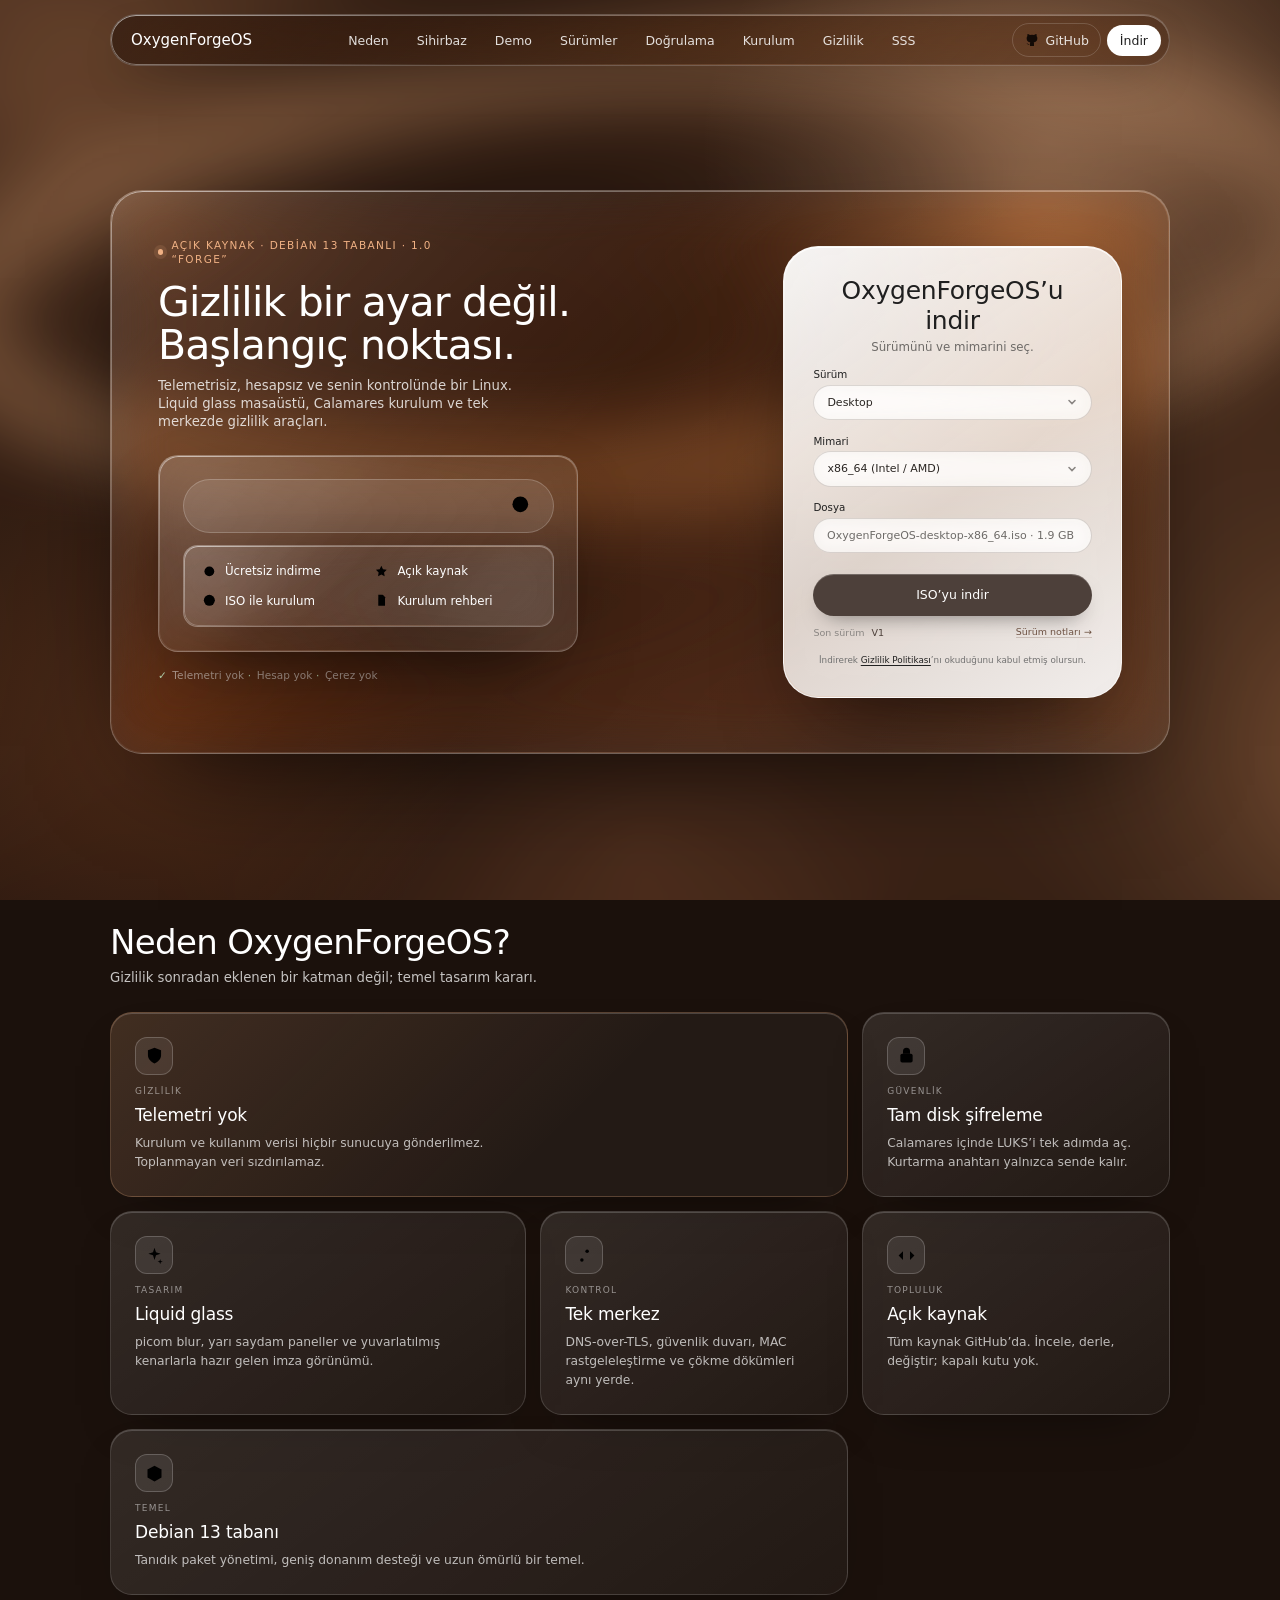
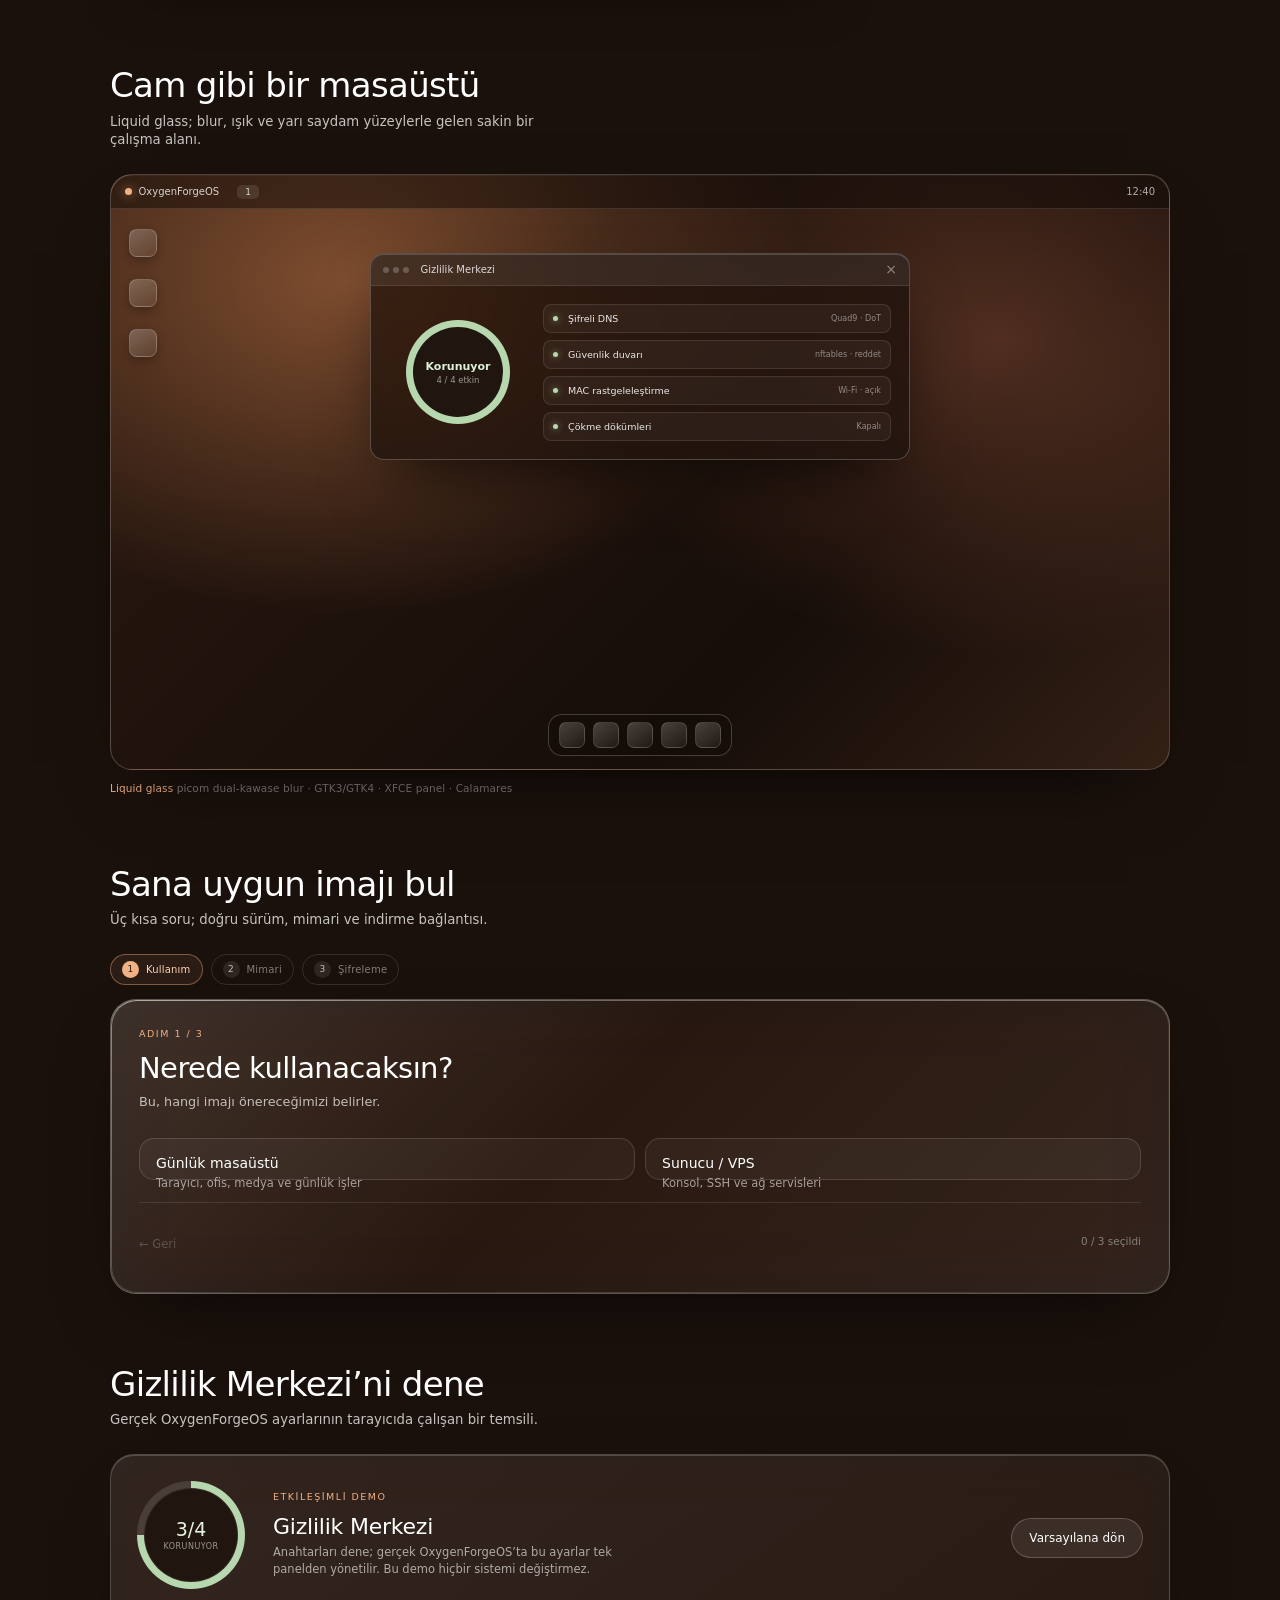
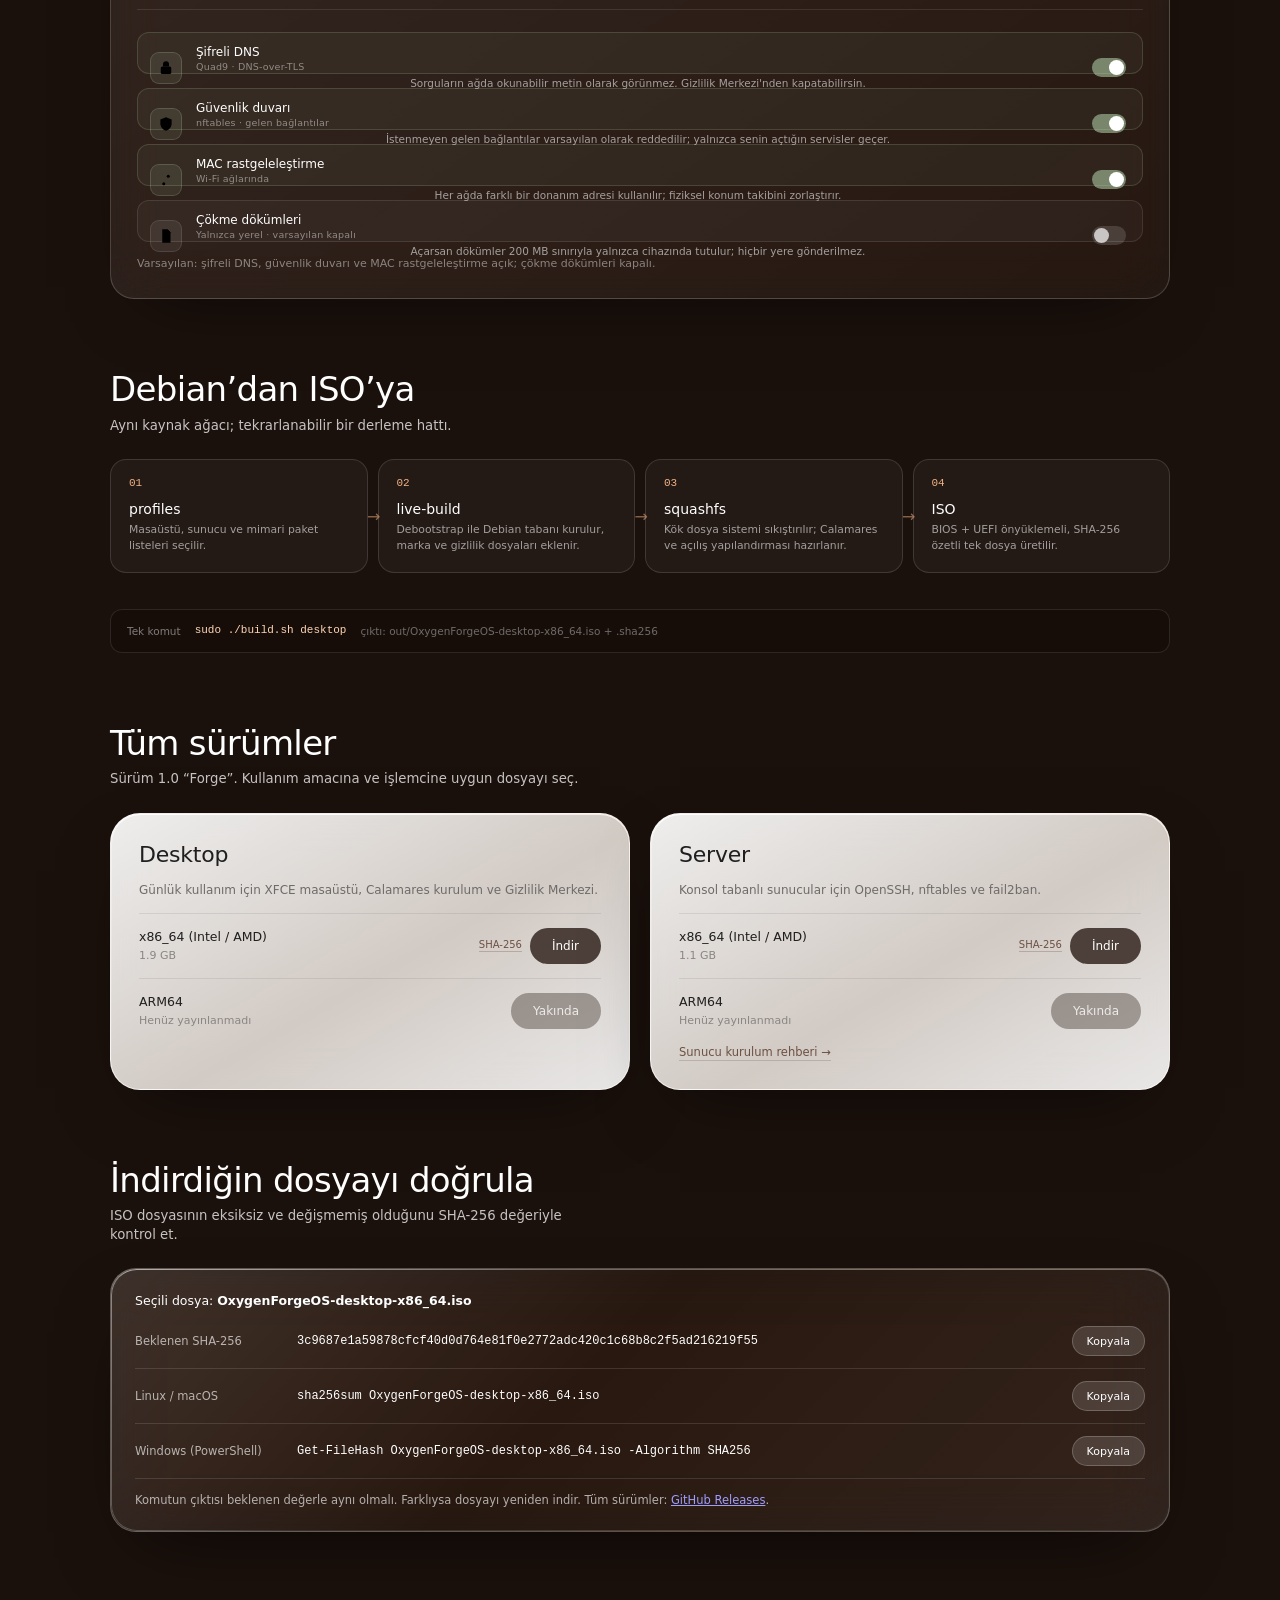
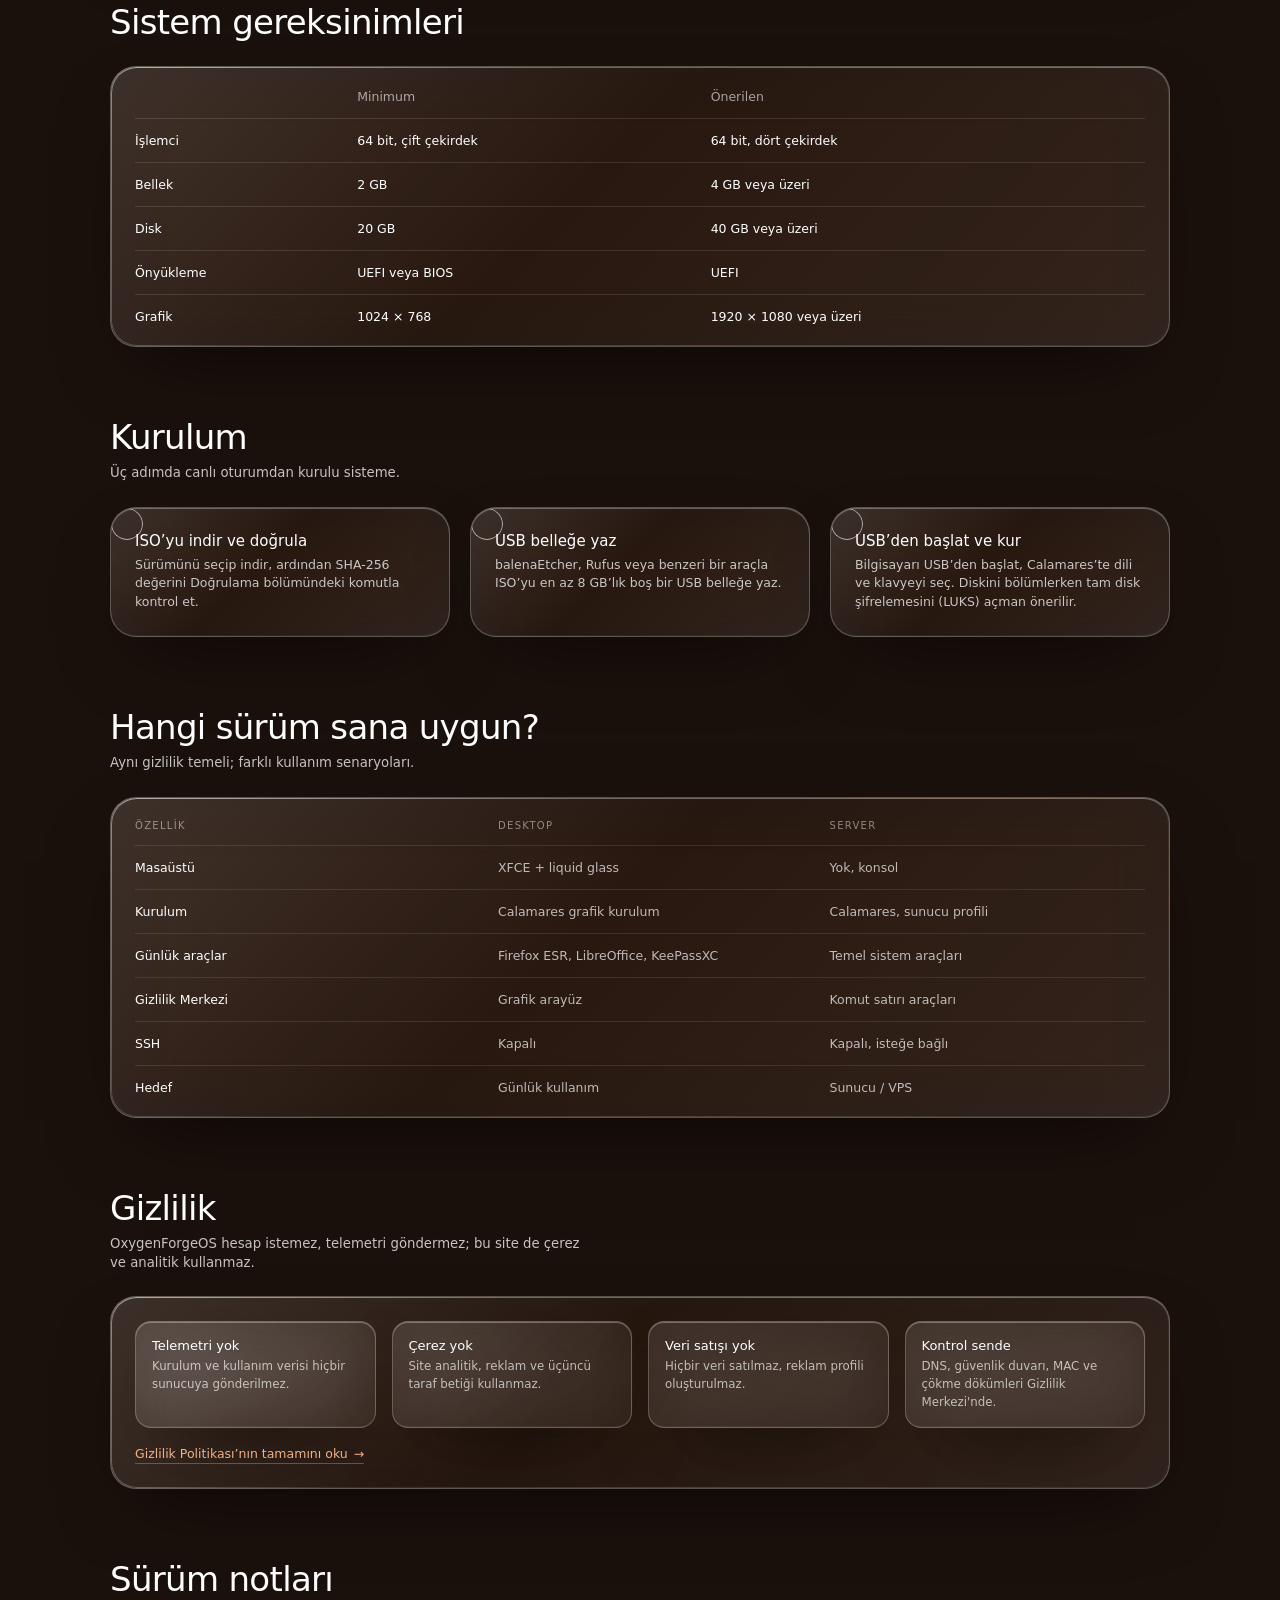
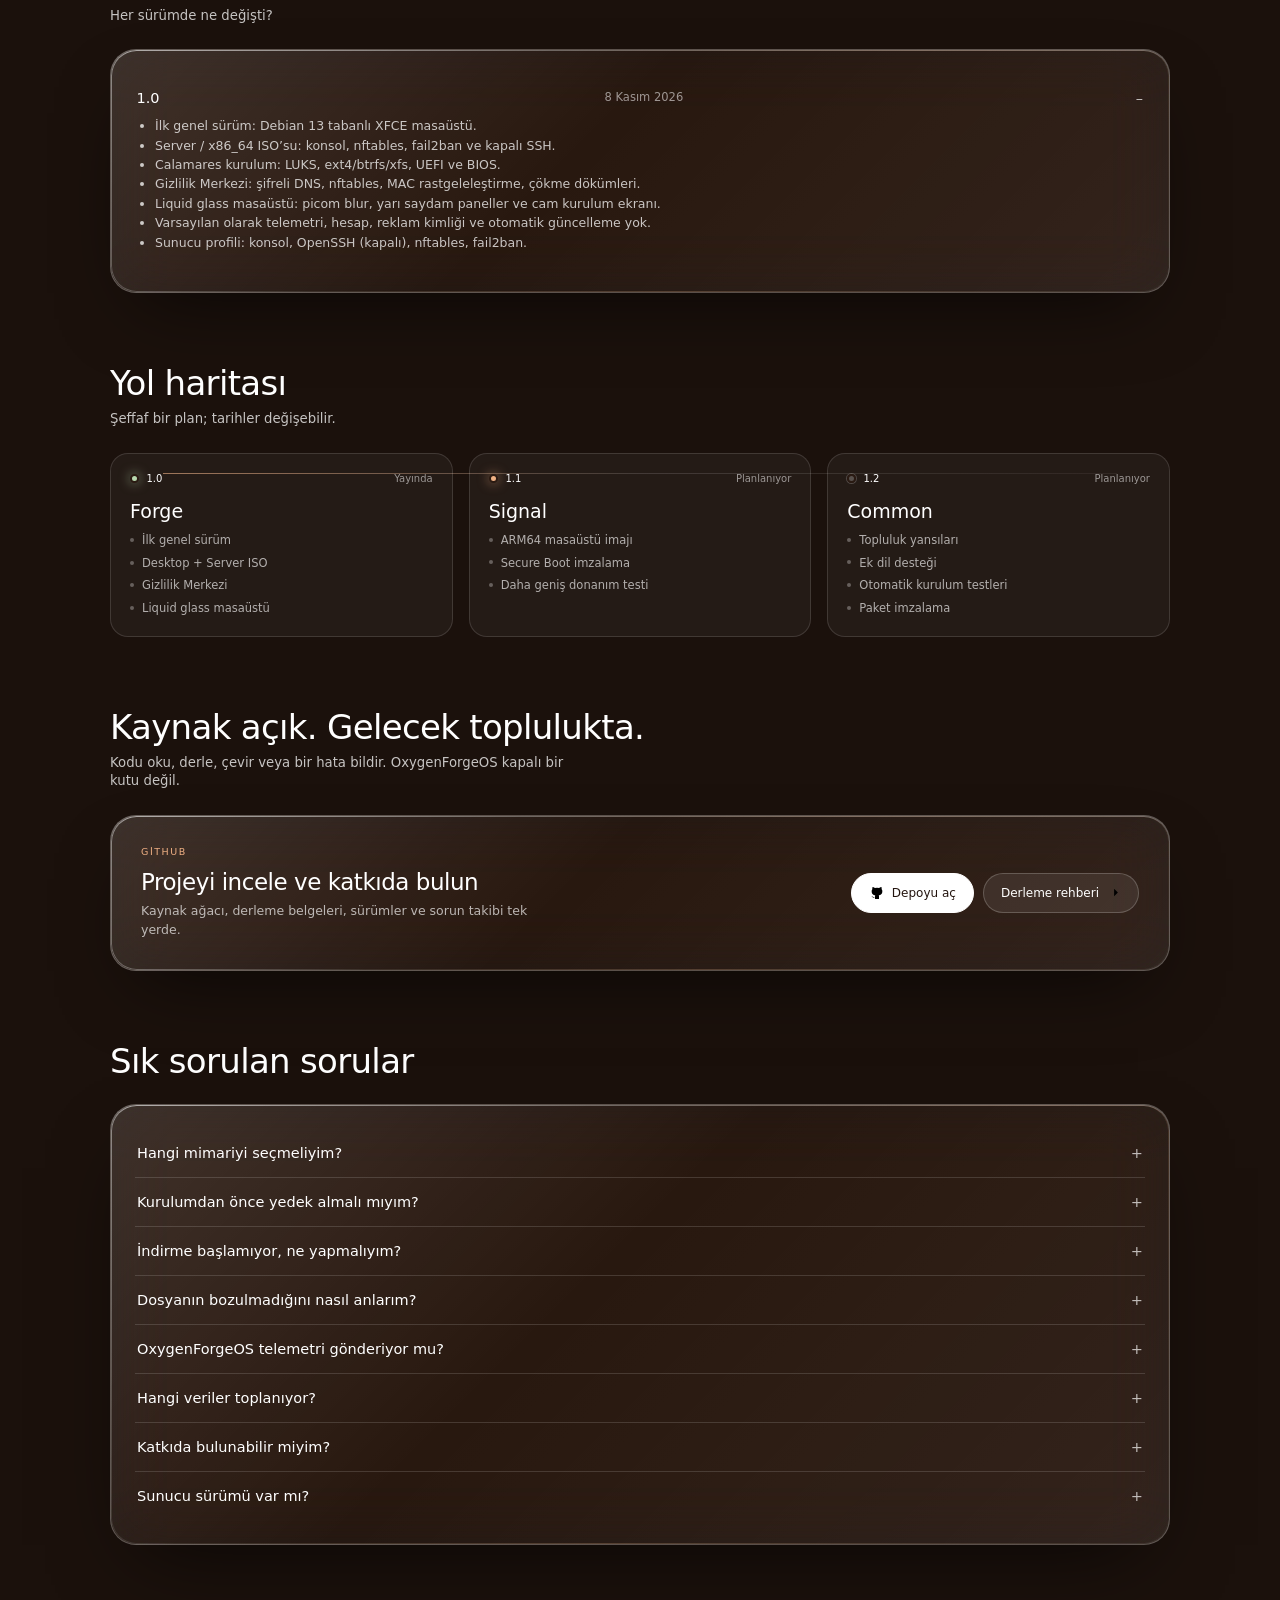
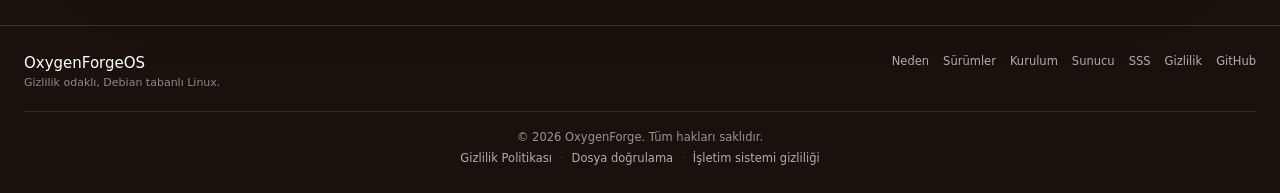
<file: OxygenForgeOS-site/index.html>
<!doctype html>
<html lang="tr">
<head>
<meta charset="utf-8">
<meta name="viewport" content="width=device-width,initial-scale=1">
<title>OxygenForgeOS — Gizlilik odaklı, Debian tabanlı Linux</title>
<meta name="description" content="OxygenForgeOS 1.0 “Forge”: gizlilik odaklı, Debian 13 tabanlı Linux. Telemetri yok, hesap yok, liquid glass masaüstü. ISO indir, SHA-256 ile doğrula.">
<meta name="color-scheme" content="dark">
<meta name="theme-color" content="#1b110c">
<link rel="canonical" href="https://oxygenforge-code.github.io/OxygenForge-OS/">
<meta property="og:type" content="website">
<meta property="og:title" content="OxygenForgeOS — Gizlilik odaklı Linux">
<meta property="og:description" content="Debian 13 tabanlı, telemetrisiz, liquid glass masaüstü. 1.0 “Forge” indirilebilir.">
<meta property="og:url" content="https://oxygenforge-code.github.io/OxygenForge-OS/">
<meta property="og:site_name" content="OxygenForgeOS">
<meta property="og:locale" content="tr_TR">
<meta property="og:image" content="https://oxygenforge-code.github.io/OxygenForge-OS/og.png">
<meta property="og:image:type" content="image/png">
<meta property="og:image:width" content="1200">
<meta property="og:image:height" content="630">
<meta property="og:image:alt" content="OxygenForgeOS: Gizlilik bir ayar değil, başlangıç noktası.">
<meta name="twitter:card" content="summary_large_image">
<meta name="twitter:title" content="OxygenForgeOS — Gizlilik odaklı Linux">
<meta name="twitter:description" content="Debian 13 tabanlı, telemetrisiz, liquid glass masaüstü.">
<meta name="twitter:image" content="https://oxygenforge-code.github.io/OxygenForge-OS/og.png">
<link rel="icon" href="favicon.svg" type="image/svg+xml">
<link rel="apple-touch-icon" href="icon-192.png">
<link rel="manifest" href="site.webmanifest">
<link rel="stylesheet" href="style.css?v=20261110e">
<link rel="stylesheet" href="sections.css?v=20261110e">
<link rel="stylesheet" href="liquid.css?v=20261110e">
<link rel="stylesheet" href="extras.css?v=20261110e">
<link rel="stylesheet" href="experience.css?v=20261110e">
<script type="application/ld+json">
{"@context":"https://schema.org","@type":"SoftwareApplication","name":"OxygenForgeOS","applicationCategory":"OperatingSystem","operatingSystem":"Linux","softwareVersion":"1.0","description":"Debian 13 tabanlı, gizlilik odaklı Linux dağıtımı.","offers":{"@type":"Offer","price":"0","priceCurrency":"TRY"},"url":"https://oxygenforge-code.github.io/OxygenForge-OS/","downloadUrl":"https://github.com/OxygenForge-code/OxygenForge-OS/releases/download/V1/OxygenForgeOS-desktop-x86_64.iso","license":"https://github.com/OxygenForge-code/OxygenForge-OS/blob/main/LICENSE"}
</script>
</head>
<body id="top">
<a class="skip" href="#main">İçeriğe geç</a>
<svg width="0" height="0" style="position:absolute" fill="none" stroke="currentColor" stroke-width="1.6" stroke-linecap="round" stroke-linejoin="round" aria-hidden="true">
<symbol id="i-target" viewBox="0 0 24 24"><circle cx="12" cy="12" r="3"/><circle cx="12" cy="12" r="8"/><path d="M12 2v3M12 19v3M2 12h3M19 12h3"/></symbol>
<symbol id="i-star" viewBox="0 0 24 24"><path d="m12 3 2.7 5.6 6.1.9-4.4 4.3 1 6.1L12 17l-5.4 2.9 1-6.1-4.4-4.3 6.1-.9z"/></symbol>
<symbol id="i-check" viewBox="0 0 24 24"><circle cx="12" cy="12" r="9"/><path d="m8 12.5 2.7 2.7L16 9.5"/></symbol>
<symbol id="i-doc" viewBox="0 0 24 24"><path d="M7 3h7l4 4v14H7z"/><path d="M14 3v4h4M10 12h5M10 16h5"/></symbol>
<symbol id="i-search" viewBox="0 0 24 24"><circle cx="11" cy="11" r="6.5"/><path d="m16 16 4.5 4.5"/></symbol>
<symbol id="i-shield" viewBox="0 0 24 24"><path d="M12 3 4.5 6v5.5c0 4.4 3.2 7.9 7.5 9.5 4.3-1.6 7.5-5.1 7.5-9.5V6z"/><path d="m8.7 12 2.2 2.2 4.4-4.5"/></symbol>
<symbol id="i-lock" viewBox="0 0 24 24"><rect x="5" y="10" width="14" height="10" rx="2"/><path d="M8 10V7a4 4 0 0 1 8 0v3M12 14v2"/></symbol>
<symbol id="i-spark" viewBox="0 0 24 24"><path d="m12 3 1.7 5.3L19 10l-5.3 1.7L12 17l-1.7-5.3L5 10l5.3-1.7z"/><path d="m18.5 16 .7 2.3 2.3.7-2.3.7-.7 2.3-.7-2.3-2.3-.7 2.3-.7z"/></symbol>
<symbol id="i-sliders" viewBox="0 0 24 24"><path d="M4 7h9M17 7h3M4 17h3M11 17h9"/><circle cx="15" cy="7" r="2"/><circle cx="9" cy="17" r="2"/></symbol>
<symbol id="i-code" viewBox="0 0 24 24"><path d="m8 7-5 5 5 5M16 7l5 5-5 5M14 4l-4 16"/></symbol>
<symbol id="i-package" viewBox="0 0 24 24"><path d="m12 3 8 4.5v9L12 21l-8-4.5v-9z"/><path d="m4 7.5 8 4.5 8-4.5M12 12v9M8 5l8 4.5"/></symbol>
<symbol id="i-github" viewBox="0 0 24 24"><path d="M9 19c-4 1.2-4-2-5.5-2.5M15 21v-3.5c0-1 .1-1.4-.5-2 2.8-.3 5.5-1.4 5.5-6A4.7 4.7 0 0 0 18.8 6c.1-.3.5-1.3-.1-2.8 0 0-1.1-.3-3.6 1.3a12.5 12.5 0 0 0-6.2 0C6.4 2.9 5.3 3.2 5.3 3.2c-.6 1.5-.2 2.5-.1 2.8A4.7 4.7 0 0 0 4 9.4c0 4.6 2.7 5.7 5.5 6-.4.4-.6.9-.5 1.9V21"/></symbol>
<symbol id="i-arrow" viewBox="0 0 24 24"><path d="M4 12h15M13 6l6 6-6 6"/></symbol>
</svg>
<div class="bg" aria-hidden="true"><canvas id="bg"></canvas></div>
<nav class="nav" aria-label="Ana menü">
  <a class="brand" href="#top" aria-label="OxygenForgeOS ana sayfa">OxygenForgeOS</a>
  <button class="nav-toggle" type="button" aria-expanded="false" aria-controls="navlinks" aria-label="Bölüm menüsünü aç"><span></span><span></span><span></span></button>
  <div class="lk" id="navlinks"><a href="#features">Neden</a><a href="#wizard">Sihirbaz</a><a href="#demo">Demo</a><a href="#releases">Sürümler</a><a href="#verify">Doğrulama</a><a href="#install">Kurulum</a><a href="#privacy">Gizlilik</a><a href="#faq">SSS</a></div>
  <div class="navactions">
    <a class="gh" href="https://github.com/OxygenForge-code/OxygenForge-OS" target="_blank" rel="noopener" aria-label="GitHub deposu"><svg width="16" height="16"><use href="#i-github"/></svg><span>GitHub</span></a>
    <a class="dl" href="#releases">İndir</a>
  </div>
</nav>
<main id="main" tabindex="-1">
<div class="stage"><div class="hero">
  <section class="copy">
    <p class="kicker"><span class="pulse"></span>Açık kaynak · Debian 13 tabanlı · 1.0 “Forge”</p>
    <h1>Gizlilik bir ayar değil.<br>Başlangıç noktası.</h1>
    <p>Telemetrisiz, hesapsız ve senin kontrolünde bir Linux. Liquid glass masaüstü, Calamares kurulum ve tek merkezde gizlilik araçları.</p>
    <div class="benefits">
      <div class="search"><span id="typed" aria-hidden="true"></span><svg width="29" height="29"><use href="#i-search"/></svg></div>
      <ul class="features">
        <li style="--k:0"><svg><use href="#i-target"/></svg>Ücretsiz indirme</li>
        <li style="--k:1"><svg><use href="#i-star"/></svg>Açık kaynak</li>
        <li style="--k:2"><svg><use href="#i-check"/></svg>ISO ile kurulum</li>
        <li style="--k:3"><svg><use href="#i-doc"/></svg>Kurulum rehberi</li>
      </ul>
      <i class="shine"></i>
    </div>
    <p class="tinyaudit"><span>✓</span> Telemetri yok <span>·</span> Hesap yok <span>·</span> Çerez yok</p>
  </section>
  <form class="card" id="dl">
    <header><h2>OxygenForgeOS’u indir</h2><p>Sürümünü ve mimarini seç.</p></header>
    <label>Sürüm<select id="edition"><option value="desktop">Desktop</option><option value="server">Server</option></select></label>
    <label>Mimari<select id="arch"><option value="x86_64">x86_64 (Intel / AMD)</option><option value="arm64">ARM64</option></select></label>
    <label>Dosya<output id="fname" for="edition arch"></output></label>
    <button type="submit">ISO’yu indir</button>
    <p class="releaseline"><span>Son sürüm</span><b id="relver">V1</b><a href="https://github.com/OxygenForge-code/OxygenForge-OS/releases" target="_blank" rel="noopener">Sürüm notları →</a></p>
    <small>İndirerek <a href="gizlilik.html">Gizlilik Politikası</a>’nı okuduğunu kabul etmiş olursun.</small>
  </form>
</div></div>
<div id="sections" class="wrap"></div>
</main>
<noscript>
<div class="wrap">
  <section class="sec"><div class="sh"><h2>JavaScript olmadan indir</h2><p>Doğrudan indirme ve doğrulama bağlantıları.</p></div>
  <div class="glass"><p><a class="btn primary" href="https://github.com/OxygenForge-code/OxygenForge-OS/releases/download/V1/OxygenForgeOS-desktop-x86_64.iso">Desktop x86_64 ISO</a> <a class="btn" href="https://github.com/OxygenForge-code/OxygenForge-OS/releases/download/V1/OxygenForgeOS-server-x86_64.iso">Server x86_64 ISO</a></p><p class="note">SHA-256: <a href="downloads/OxygenForgeOS-desktop-x86_64.iso.sha256">Desktop</a> · <a href="downloads/OxygenForgeOS-server-x86_64.iso.sha256">Server</a></p></div></section>
</div>
</noscript>
<footer class="foot">
  <div class="foot-main">
    <div class="foot-brand"><b>OxygenForgeOS</b><span>Gizlilik odaklı, Debian tabanlı Linux.</span></div>
    <div class="foot-links"><a href="#features">Neden</a><a href="#releases">Sürümler</a><a href="#install">Kurulum</a><a href="sunucu.html">Sunucu</a><a href="#faq">SSS</a><a href="gizlilik.html">Gizlilik</a><a href="https://github.com/OxygenForge-code/OxygenForge-OS" target="_blank" rel="noopener">GitHub</a></div>
  </div>
  <p>© 2026 OxygenForge. Tüm hakları saklıdır.</p>
  <p class="fl"><a href="gizlilik.html">Gizlilik Politikası</a><span>·</span><a href="#verify">Dosya doğrulama</a><span>·</span><a href="gizlilik.html#os">İşletim sistemi gizliliği</a></p>
</footer>
<div id="toast" role="status"></div>
<script src="bg.js?v=20261110e"></script>
<script src="nav.js?v=20261110e"></script>
<script src="config.js?v=20261110e"></script>
<script src="app.js?v=20261110e"></script>
<script src="sections.js?v=20261110e"></script>
<script src="experience.js?v=20261110e"></script>
<script src="glass.js?v=20261110e"></script>
</body>
</html>
</file>
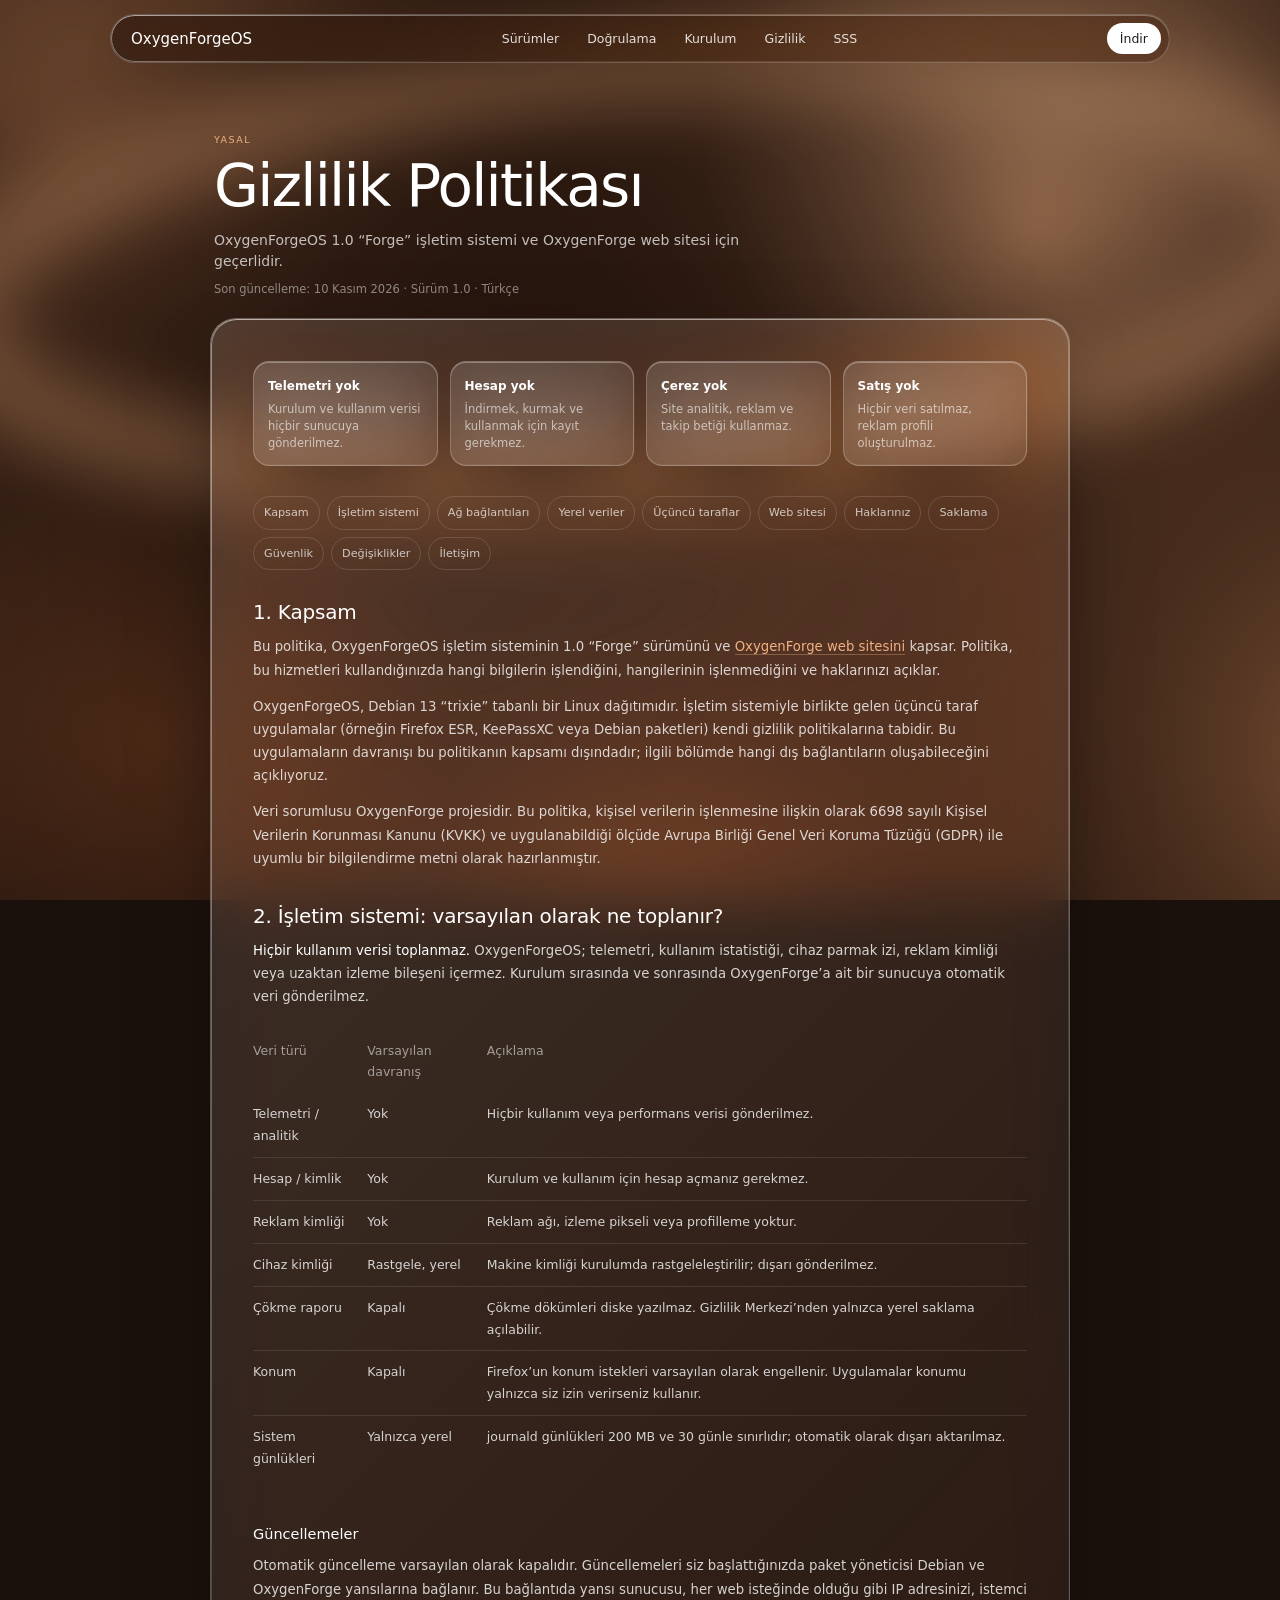
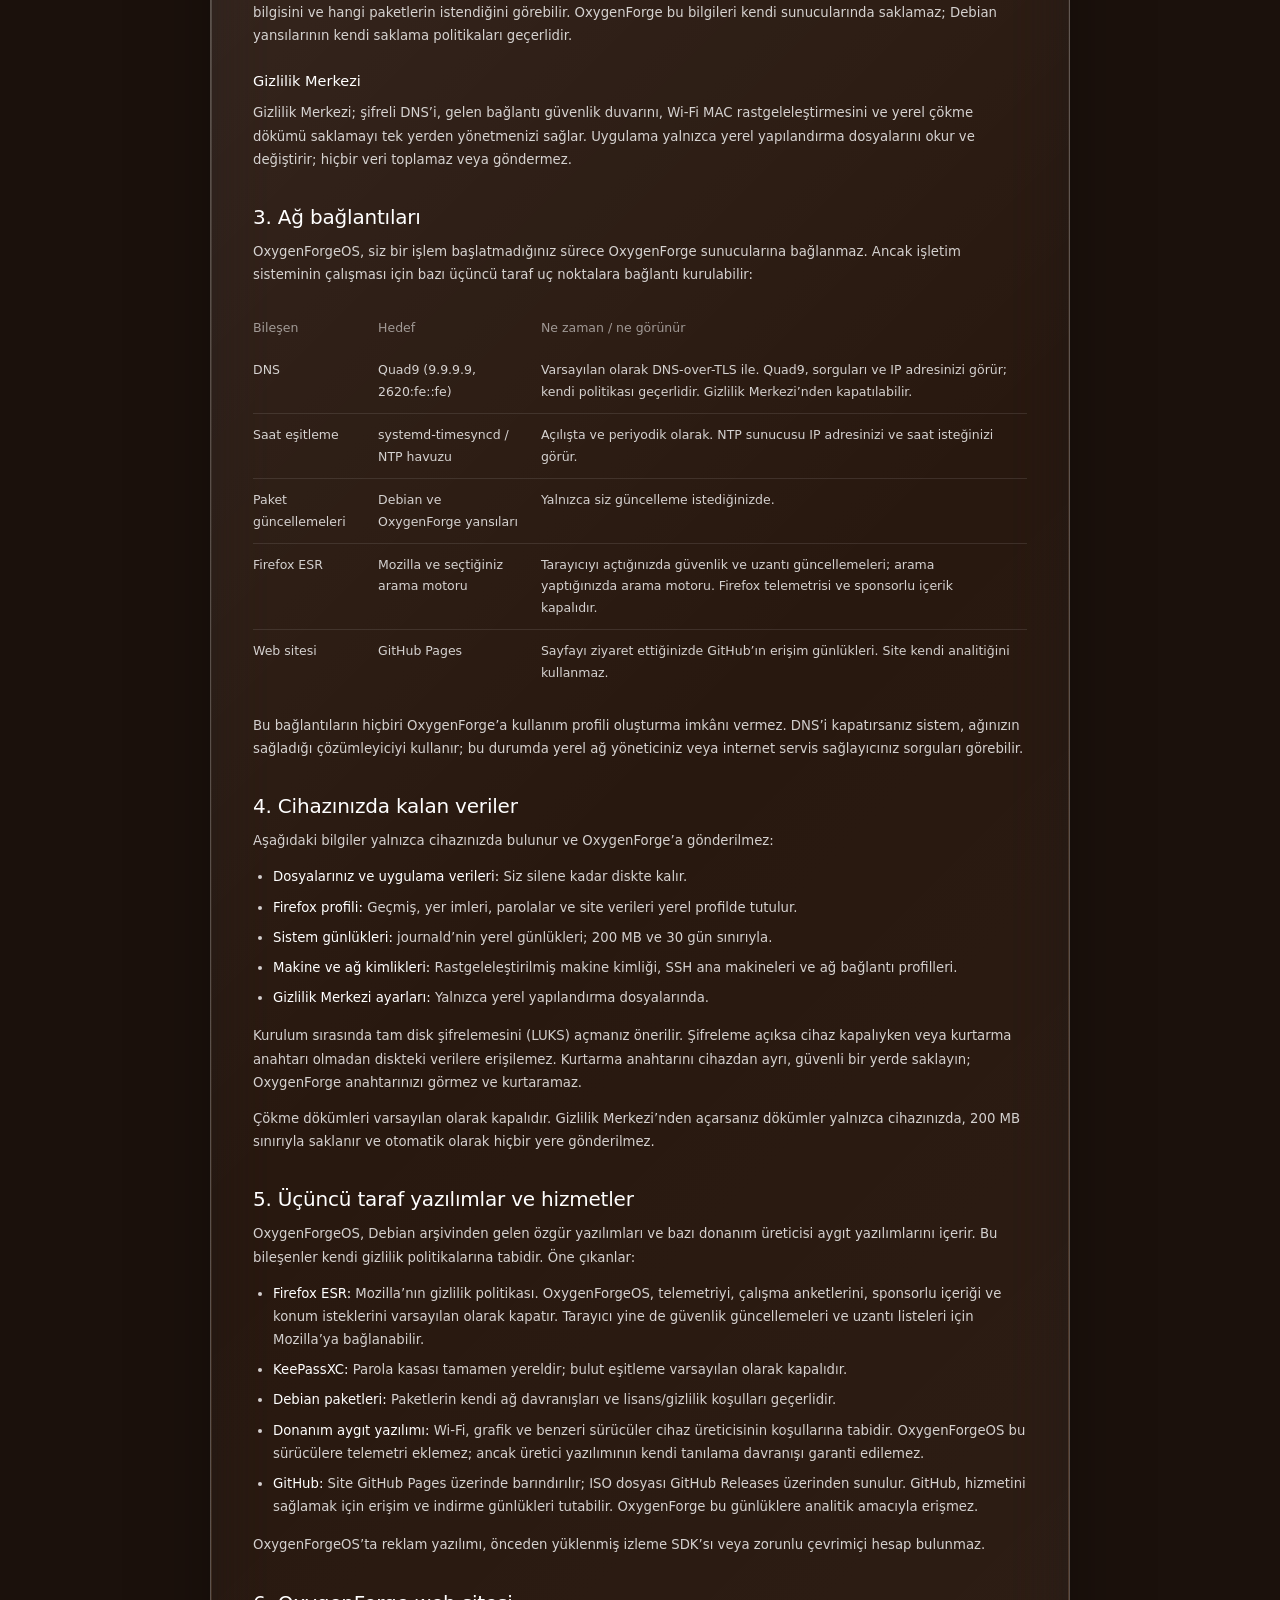
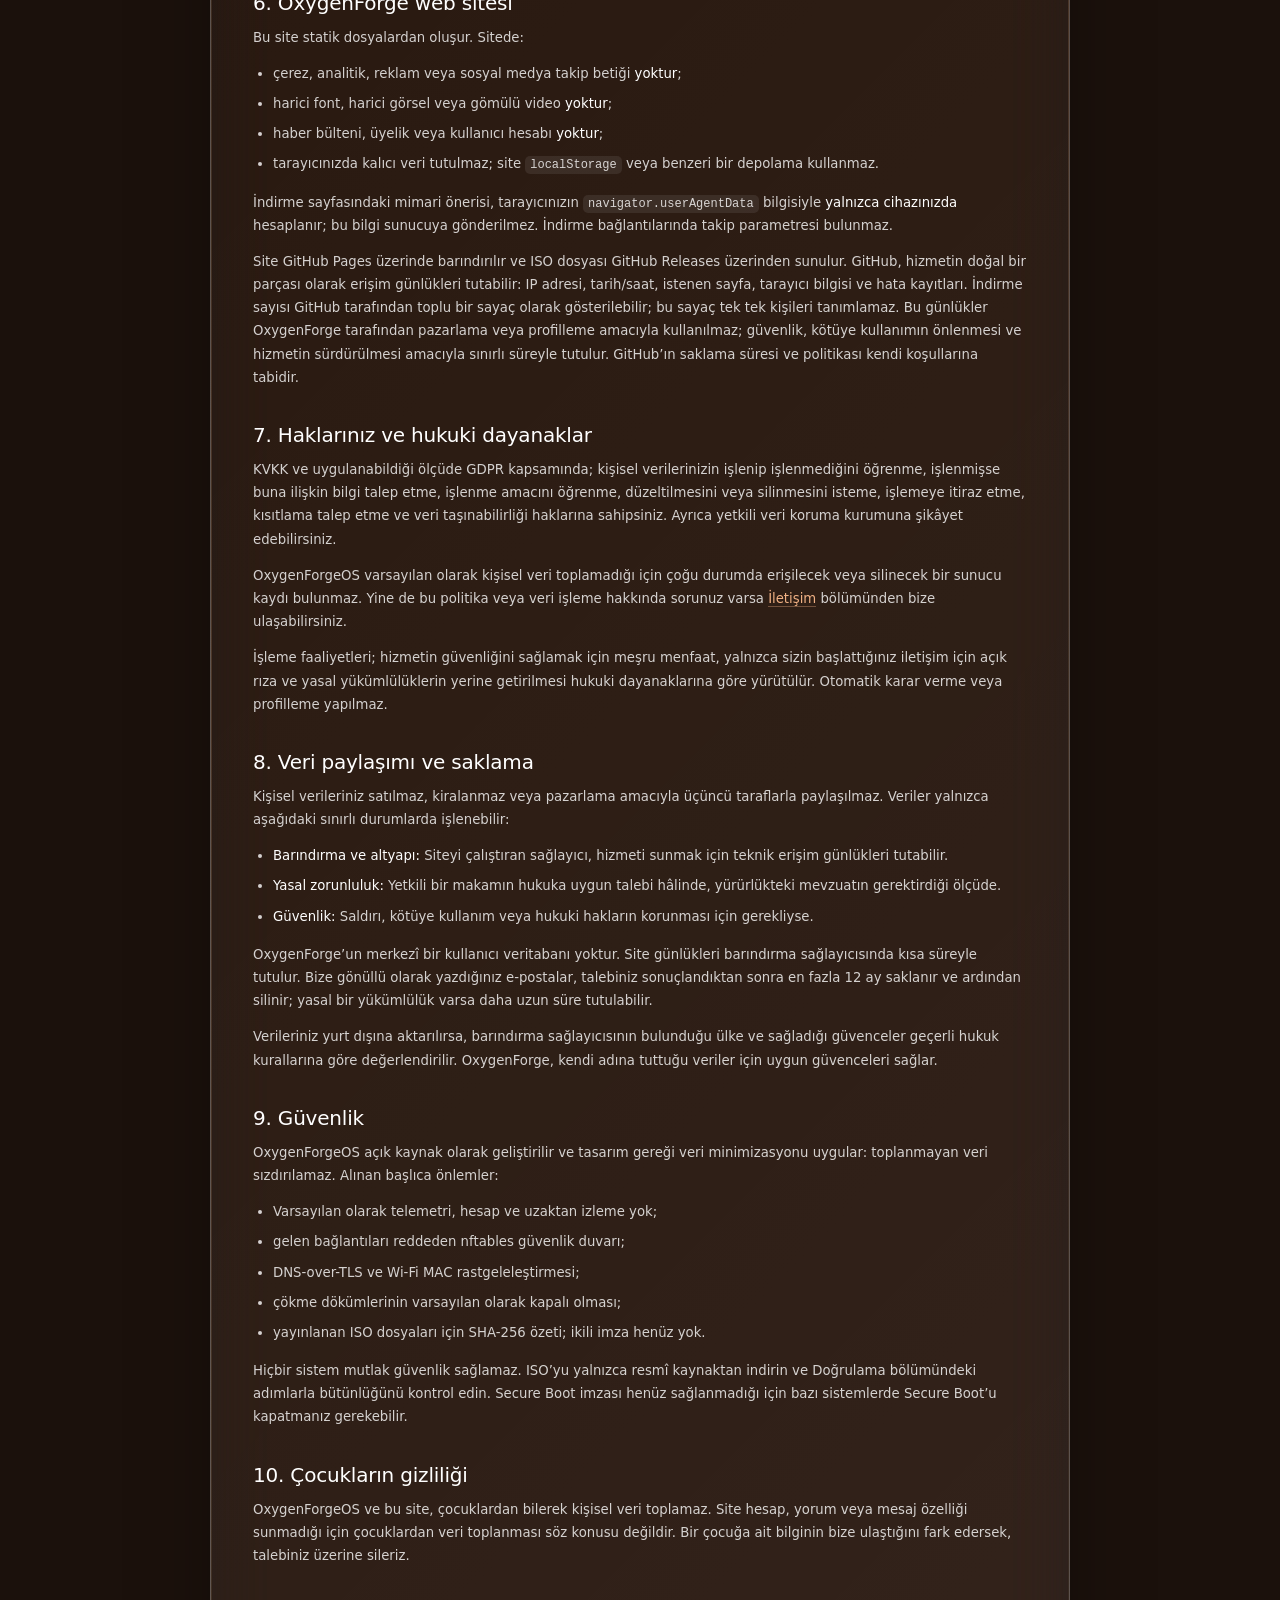
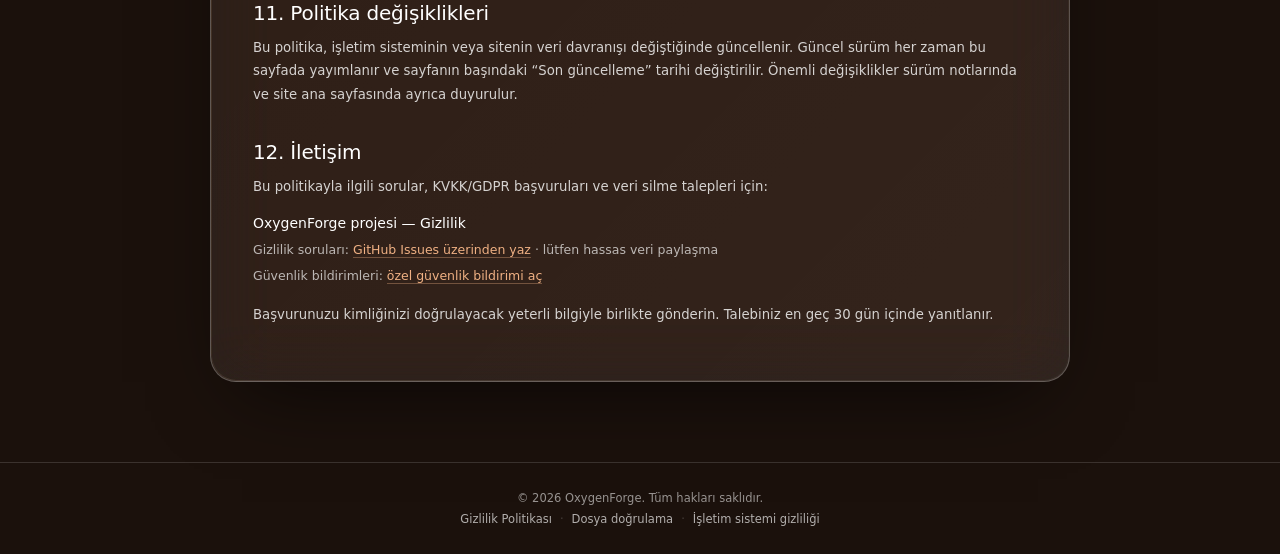
<file: OxygenForgeOS-site/gizlilik.html>
<!doctype html>
<html lang="tr">
<head>
<meta charset="utf-8">
<meta name="viewport" content="width=device-width,initial-scale=1">
<title>Gizlilik Politikası — OxygenForgeOS</title>
<meta name="description" content="OxygenForgeOS 1.0 ve OxygenForge web sitesinin gizlilik politikası: telemetri yok, hesap yok, çerez yok.">
<meta name="color-scheme" content="dark">
<meta name="theme-color" content="#1b110c">
<link rel="canonical" href="https://oxygenforge-code.github.io/OxygenForge-OS/gizlilik.html">
<meta property="og:type" content="article">
<meta property="og:title" content="Gizlilik Politikası — OxygenForgeOS">
<meta property="og:description" content="OxygenForgeOS ve web sitesi için gizlilik politikası: telemetri yok, hesap yok, çerez yok.">
<meta property="og:url" content="https://oxygenforge-code.github.io/OxygenForge-OS/gizlilik.html">
<meta property="og:site_name" content="OxygenForgeOS">
<meta property="og:locale" content="tr_TR">
<meta property="og:image" content="https://oxygenforge-code.github.io/OxygenForge-OS/og.png">
<meta property="og:image:type" content="image/png">
<meta property="og:image:width" content="1200">
<meta property="og:image:height" content="630">
<meta property="og:image:alt" content="OxygenForgeOS: Gizlilik bir ayar değil, başlangıç noktası.">
<meta name="twitter:card" content="summary_large_image">
<meta name="twitter:title" content="Gizlilik Politikası — OxygenForgeOS">
<meta name="twitter:description" content="Telemetri yok, hesap yok, çerez yok: OxygenForgeOS ve web sitesi gizlilik politikası.">
<meta name="twitter:image" content="https://oxygenforge-code.github.io/OxygenForge-OS/og.png">
<link rel="icon" href="favicon.svg" type="image/svg+xml">
<link rel="apple-touch-icon" href="icon-192.png">
<link rel="manifest" href="site.webmanifest">
<link rel="stylesheet" href="style.css?v=20261110e">
<link rel="stylesheet" href="sections.css?v=20261110e">
<link rel="stylesheet" href="liquid.css?v=20261110e">
<link rel="stylesheet" href="extras.css?v=20261110e">
</head>
<body id="top">
<a class="skip" href="#main">İçeriğe geç</a>
<div class="bg" aria-hidden="true"><canvas id="bg"></canvas></div>
<nav class="nav" aria-label="Ana menü"><a class="brand" href="index.html">OxygenForgeOS</a><button class="nav-toggle" type="button" aria-expanded="false" aria-controls="navlinks" aria-label="Bölüm menüsünü aç"><span></span><span></span><span></span></button><div class="lk" id="navlinks"><a href="index.html#releases">Sürümler</a><a href="index.html#verify">Doğrulama</a><a href="index.html#install">Kurulum</a><a href="gizlilik.html" aria-current="page">Gizlilik</a><a href="index.html#faq">SSS</a></div><a class="dl" href="index.html#top">İndir</a></nav>

<div class="stage legal-stage">
<main class="legal" id="main" tabindex="-1">
  <header class="legal-head">
    <p class="eyebrow">Yasal</p>
    <h1>Gizlilik Politikası</h1>
    <p class="legal-sub">OxygenForgeOS 1.0 “Forge” işletim sistemi ve OxygenForge web sitesi için geçerlidir.</p>
    <p class="legal-meta">Son güncelleme: 10 Kasım 2026 · Sürüm 1.0 · Türkçe</p>
  </header>

  <article class="glass legal-card">
    <div class="tldr" aria-label="Kısa özet">
      <div><b>Telemetri yok</b><span>Kurulum ve kullanım verisi hiçbir sunucuya gönderilmez.</span></div>
      <div><b>Hesap yok</b><span>İndirmek, kurmak ve kullanmak için kayıt gerekmez.</span></div>
      <div><b>Çerez yok</b><span>Site analitik, reklam ve takip betiği kullanmaz.</span></div>
      <div><b>Satış yok</b><span>Hiçbir veri satılmaz, reklam profili oluşturulmaz.</span></div>
    </div>

    <nav class="toc" aria-label="İçindekiler">
      <a href="#kapsam">Kapsam</a>
      <a href="#os">İşletim sistemi</a>
      <a href="#ag">Ağ bağlantıları</a>
      <a href="#yerel">Yerel veriler</a>
      <a href="#ucuncu">Üçüncü taraflar</a>
      <a href="#site">Web sitesi</a>
      <a href="#haklar">Haklarınız</a>
      <a href="#saklama">Saklama</a>
      <a href="#guvenlik">Güvenlik</a>
      <a href="#degisiklikler">Değişiklikler</a>
      <a href="#iletisim">İletişim</a>
    </nav>

    <h2 id="kapsam">1. Kapsam</h2>
    <p>Bu politika, OxygenForgeOS işletim sisteminin 1.0 “Forge” sürümünü ve <a href="index.html">OxygenForge web sitesini</a> kapsar. Politika, bu hizmetleri kullandığınızda hangi bilgilerin işlendiğini, hangilerinin işlenmediğini ve haklarınızı açıklar.</p>
    <p>OxygenForgeOS, Debian 13 “trixie” tabanlı bir Linux dağıtımıdır. İşletim sistemiyle birlikte gelen üçüncü taraf uygulamalar (örneğin Firefox ESR, KeePassXC veya Debian paketleri) kendi gizlilik politikalarına tabidir. Bu uygulamaların davranışı bu politikanın kapsamı dışındadır; ilgili bölümde hangi dış bağlantıların oluşabileceğini açıklıyoruz.</p>
    <p>Veri sorumlusu OxygenForge projesidir. Bu politika, kişisel verilerin işlenmesine ilişkin olarak 6698 sayılı Kişisel Verilerin Korunması Kanunu (KVKK) ve uygulanabildiği ölçüde Avrupa Birliği Genel Veri Koruma Tüzüğü (GDPR) ile uyumlu bir bilgilendirme metni olarak hazırlanmıştır.</p>

    <h2 id="os">2. İşletim sistemi: varsayılan olarak ne toplanır?</h2>
    <p><strong>Hiçbir kullanım verisi toplanmaz.</strong> OxygenForgeOS; telemetri, kullanım istatistiği, cihaz parmak izi, reklam kimliği veya uzaktan izleme bileşeni içermez. Kurulum sırasında ve sonrasında OxygenForge’a ait bir sunucuya otomatik veri gönderilmez.</p>
    <div style="overflow-x:auto">
      <table>
        <thead><tr><th>Veri türü</th><th>Varsayılan davranış</th><th>Açıklama</th></tr></thead>
        <tbody>
          <tr><td>Telemetri / analitik</td><td>Yok</td><td>Hiçbir kullanım veya performans verisi gönderilmez.</td></tr>
          <tr><td>Hesap / kimlik</td><td>Yok</td><td>Kurulum ve kullanım için hesap açmanız gerekmez.</td></tr>
          <tr><td>Reklam kimliği</td><td>Yok</td><td>Reklam ağı, izleme pikseli veya profilleme yoktur.</td></tr>
          <tr><td>Cihaz kimliği</td><td>Rastgele, yerel</td><td>Makine kimliği kurulumda rastgeleleştirilir; dışarı gönderilmez.</td></tr>
          <tr><td>Çökme raporu</td><td>Kapalı</td><td>Çökme dökümleri diske yazılmaz. Gizlilik Merkezi’nden yalnızca yerel saklama açılabilir.</td></tr>
          <tr><td>Konum</td><td>Kapalı</td><td>Firefox’un konum istekleri varsayılan olarak engellenir. Uygulamalar konumu yalnızca siz izin verirseniz kullanır.</td></tr>
          <tr><td>Sistem günlükleri</td><td>Yalnızca yerel</td><td>journald günlükleri 200 MB ve 30 günle sınırlıdır; otomatik olarak dışarı aktarılmaz.</td></tr>
        </tbody>
      </table>
    </div>

    <h3>Güncellemeler</h3>
    <p>Otomatik güncelleme varsayılan olarak kapalıdır. Güncellemeleri siz başlattığınızda paket yöneticisi Debian ve OxygenForge yansılarına bağlanır. Bu bağlantıda yansı sunucusu, her web isteğinde olduğu gibi IP adresinizi, istemci bilgisini ve hangi paketlerin istendiğini görebilir. OxygenForge bu bilgileri kendi sunucularında saklamaz; Debian yansılarının kendi saklama politikaları geçerlidir.</p>

    <h3>Gizlilik Merkezi</h3>
    <p>Gizlilik Merkezi; şifreli DNS’i, gelen bağlantı güvenlik duvarını, Wi-Fi MAC rastgeleleştirmesini ve yerel çökme dökümü saklamayı tek yerden yönetmenizi sağlar. Uygulama yalnızca yerel yapılandırma dosyalarını okur ve değiştirir; hiçbir veri toplamaz veya göndermez.</p>

    <h2 id="ag">3. Ağ bağlantıları</h2>
    <p>OxygenForgeOS, siz bir işlem başlatmadığınız sürece OxygenForge sunucularına bağlanmaz. Ancak işletim sisteminin çalışması için bazı üçüncü taraf uç noktalara bağlantı kurulabilir:</p>
    <div style="overflow-x:auto">
      <table>
        <thead><tr><th>Bileşen</th><th>Hedef</th><th>Ne zaman / ne görünür</th></tr></thead>
        <tbody>
          <tr><td>DNS</td><td>Quad9 (9.9.9.9, 2620:fe::fe)</td><td>Varsayılan olarak DNS-over-TLS ile. Quad9, sorguları ve IP adresinizi görür; kendi politikası geçerlidir. Gizlilik Merkezi’nden kapatılabilir.</td></tr>
          <tr><td>Saat eşitleme</td><td>systemd-timesyncd / NTP havuzu</td><td>Açılışta ve periyodik olarak. NTP sunucusu IP adresinizi ve saat isteğinizi görür.</td></tr>
          <tr><td>Paket güncellemeleri</td><td>Debian ve OxygenForge yansıları</td><td>Yalnızca siz güncelleme istediğinizde.</td></tr>
          <tr><td>Firefox ESR</td><td>Mozilla ve seçtiğiniz arama motoru</td><td>Tarayıcıyı açtığınızda güvenlik ve uzantı güncellemeleri; arama yaptığınızda arama motoru. Firefox telemetrisi ve sponsorlu içerik kapalıdır.</td></tr>
          <tr><td>Web sitesi</td><td>GitHub Pages</td><td>Sayfayı ziyaret ettiğinizde GitHub’ın erişim günlükleri. Site kendi analitiğini kullanmaz.</td></tr>
        </tbody>
      </table>
    </div>
    <p>Bu bağlantıların hiçbiri OxygenForge’a kullanım profili oluşturma imkânı vermez. DNS’i kapatırsanız sistem, ağınızın sağladığı çözümleyiciyi kullanır; bu durumda yerel ağ yöneticiniz veya internet servis sağlayıcınız sorguları görebilir.</p>

    <h2 id="yerel">4. Cihazınızda kalan veriler</h2>
    <p>Aşağıdaki bilgiler yalnızca cihazınızda bulunur ve OxygenForge’a gönderilmez:</p>
    <ul>
      <li><strong>Dosyalarınız ve uygulama verileri:</strong> Siz silene kadar diskte kalır.</li>
      <li><strong>Firefox profili:</strong> Geçmiş, yer imleri, parolalar ve site verileri yerel profilde tutulur.</li>
      <li><strong>Sistem günlükleri:</strong> journald’nin yerel günlükleri; 200 MB ve 30 gün sınırıyla.</li>
      <li><strong>Makine ve ağ kimlikleri:</strong> Rastgeleleştirilmiş makine kimliği, SSH ana makineleri ve ağ bağlantı profilleri.</li>
      <li><strong>Gizlilik Merkezi ayarları:</strong> Yalnızca yerel yapılandırma dosyalarında.</li>
    </ul>
    <p>Kurulum sırasında tam disk şifrelemesini (LUKS) açmanız önerilir. Şifreleme açıksa cihaz kapalıyken veya kurtarma anahtarı olmadan diskteki verilere erişilemez. Kurtarma anahtarını cihazdan ayrı, güvenli bir yerde saklayın; OxygenForge anahtarınızı görmez ve kurtaramaz.</p>
    <p>Çökme dökümleri varsayılan olarak kapalıdır. Gizlilik Merkezi’nden açarsanız dökümler yalnızca cihazınızda, 200 MB sınırıyla saklanır ve otomatik olarak hiçbir yere gönderilmez.</p>

    <h2 id="ucuncu">5. Üçüncü taraf yazılımlar ve hizmetler</h2>
    <p>OxygenForgeOS, Debian arşivinden gelen özgür yazılımları ve bazı donanım üreticisi aygıt yazılımlarını içerir. Bu bileşenler kendi gizlilik politikalarına tabidir. Öne çıkanlar:</p>
    <ul>
      <li><strong>Firefox ESR:</strong> Mozilla’nın gizlilik politikası. OxygenForgeOS, telemetriyi, çalışma anketlerini, sponsorlu içeriği ve konum isteklerini varsayılan olarak kapatır. Tarayıcı yine de güvenlik güncellemeleri ve uzantı listeleri için Mozilla’ya bağlanabilir.</li>
      <li><strong>KeePassXC:</strong> Parola kasası tamamen yereldir; bulut eşitleme varsayılan olarak kapalıdır.</li>
      <li><strong>Debian paketleri:</strong> Paketlerin kendi ağ davranışları ve lisans/gizlilik koşulları geçerlidir.</li>
      <li><strong>Donanım aygıt yazılımı:</strong> Wi-Fi, grafik ve benzeri sürücüler cihaz üreticisinin koşullarına tabidir. OxygenForgeOS bu sürücülere telemetri eklemez; ancak üretici yazılımının kendi tanılama davranışı garanti edilemez.</li>
      <li><strong>GitHub:</strong> Site GitHub Pages üzerinde barındırılır; ISO dosyası GitHub Releases üzerinden sunulur. GitHub, hizmetini sağlamak için erişim ve indirme günlükleri tutabilir. OxygenForge bu günlüklere analitik amacıyla erişmez.</li>
    </ul>
    <p>OxygenForgeOS’ta reklam yazılımı, önceden yüklenmiş izleme SDK’sı veya zorunlu çevrimiçi hesap bulunmaz.</p>

    <h2 id="site">6. OxygenForge web sitesi</h2>
    <p>Bu site statik dosyalardan oluşur. Sitede:</p>
    <ul>
      <li>çerez, analitik, reklam veya sosyal medya takip betiği <strong>yoktur</strong>;</li>
      <li>harici font, harici görsel veya gömülü video <strong>yoktur</strong>;</li>
      <li>haber bülteni, üyelik veya kullanıcı hesabı <strong>yoktur</strong>;</li>
      <li>tarayıcınızda kalıcı veri tutulmaz; site <code>localStorage</code> veya benzeri bir depolama kullanmaz.</li>
    </ul>
    <p>İndirme sayfasındaki mimari önerisi, tarayıcınızın <code>navigator.userAgentData</code> bilgisiyle <strong>yalnızca cihazınızda</strong> hesaplanır; bu bilgi sunucuya gönderilmez. İndirme bağlantılarında takip parametresi bulunmaz.</p>
    <p>Site GitHub Pages üzerinde barındırılır ve ISO dosyası GitHub Releases üzerinden sunulur. GitHub, hizmetin doğal bir parçası olarak erişim günlükleri tutabilir: IP adresi, tarih/saat, istenen sayfa, tarayıcı bilgisi ve hata kayıtları. İndirme sayısı GitHub tarafından toplu bir sayaç olarak gösterilebilir; bu sayaç tek tek kişileri tanımlamaz. Bu günlükler OxygenForge tarafından pazarlama veya profilleme amacıyla kullanılmaz; güvenlik, kötüye kullanımın önlenmesi ve hizmetin sürdürülmesi amacıyla sınırlı süreyle tutulur. GitHub’ın saklama süresi ve politikası kendi koşullarına tabidir.</p>

    <h2 id="haklar">7. Haklarınız ve hukuki dayanaklar</h2>
    <p>KVKK ve uygulanabildiği ölçüde GDPR kapsamında; kişisel verilerinizin işlenip işlenmediğini öğrenme, işlenmişse buna ilişkin bilgi talep etme, işlenme amacını öğrenme, düzeltilmesini veya silinmesini isteme, işlemeye itiraz etme, kısıtlama talep etme ve veri taşınabilirliği haklarına sahipsiniz. Ayrıca yetkili veri koruma kurumuna şikâyet edebilirsiniz.</p>
    <p>OxygenForgeOS varsayılan olarak kişisel veri toplamadığı için çoğu durumda erişilecek veya silinecek bir sunucu kaydı bulunmaz. Yine de bu politika veya veri işleme hakkında sorunuz varsa <a href="#iletisim">İletişim</a> bölümünden bize ulaşabilirsiniz.</p>
    <p>İşleme faaliyetleri; hizmetin güvenliğini sağlamak için meşru menfaat, yalnızca sizin başlattığınız iletişim için açık rıza ve yasal yükümlülüklerin yerine getirilmesi hukuki dayanaklarına göre yürütülür. Otomatik karar verme veya profilleme yapılmaz.</p>

    <h2 id="saklama">8. Veri paylaşımı ve saklama</h2>
    <p>Kişisel verileriniz satılmaz, kiralanmaz veya pazarlama amacıyla üçüncü taraflarla paylaşılmaz. Veriler yalnızca aşağıdaki sınırlı durumlarda işlenebilir:</p>
    <ul>
      <li><strong>Barındırma ve altyapı:</strong> Siteyi çalıştıran sağlayıcı, hizmeti sunmak için teknik erişim günlükleri tutabilir.</li>
      <li><strong>Yasal zorunluluk:</strong> Yetkili bir makamın hukuka uygun talebi hâlinde, yürürlükteki mevzuatın gerektirdiği ölçüde.</li>
      <li><strong>Güvenlik:</strong> Saldırı, kötüye kullanım veya hukuki hakların korunması için gerekliyse.</li>
    </ul>
    <p>OxygenForge’un merkezî bir kullanıcı veritabanı yoktur. Site günlükleri barındırma sağlayıcısında kısa süreyle tutulur. Bize gönüllü olarak yazdığınız e-postalar, talebiniz sonuçlandıktan sonra en fazla 12 ay saklanır ve ardından silinir; yasal bir yükümlülük varsa daha uzun süre tutulabilir.</p>
    <p>Verileriniz yurt dışına aktarılırsa, barındırma sağlayıcısının bulunduğu ülke ve sağladığı güvenceler geçerli hukuk kurallarına göre değerlendirilir. OxygenForge, kendi adına tuttuğu veriler için uygun güvenceleri sağlar.</p>

    <h2 id="guvenlik">9. Güvenlik</h2>
    <p>OxygenForgeOS açık kaynak olarak geliştirilir ve tasarım gereği veri minimizasyonu uygular: toplanmayan veri sızdırılamaz. Alınan başlıca önlemler:</p>
    <ul>
      <li>Varsayılan olarak telemetri, hesap ve uzaktan izleme yok;</li>
      <li>gelen bağlantıları reddeden nftables güvenlik duvarı;</li>
      <li>DNS-over-TLS ve Wi-Fi MAC rastgeleleştirmesi;</li>
      <li>çökme dökümlerinin varsayılan olarak kapalı olması;</li>
      <li>yayınlanan ISO dosyaları için SHA-256 özeti; ikili imza henüz yok.</li>
    </ul>
    <p>Hiçbir sistem mutlak güvenlik sağlamaz. ISO’yu yalnızca resmî kaynaktan indirin ve Doğrulama bölümündeki adımlarla bütünlüğünü kontrol edin. Secure Boot imzası henüz sağlanmadığı için bazı sistemlerde Secure Boot’u kapatmanız gerekebilir.</p>

    <h2 id="cocuklar">10. Çocukların gizliliği</h2>
    <p>OxygenForgeOS ve bu site, çocuklardan bilerek kişisel veri toplamaz. Site hesap, yorum veya mesaj özelliği sunmadığı için çocuklardan veri toplanması söz konusu değildir. Bir çocuğa ait bilginin bize ulaştığını fark edersek, talebiniz üzerine sileriz.</p>

    <h2 id="degisiklikler">11. Politika değişiklikleri</h2>
    <p>Bu politika, işletim sisteminin veya sitenin veri davranışı değiştiğinde güncellenir. Güncel sürüm her zaman bu sayfada yayımlanır ve sayfanın başındaki “Son güncelleme” tarihi değiştirilir. Önemli değişiklikler sürüm notlarında ve site ana sayfasında ayrıca duyurulur.</p>

    <h2 id="iletisim">12. İletişim</h2>
    <p>Bu politikayla ilgili sorular, KVKK/GDPR başvuruları ve veri silme talepleri için:</p>
    <div class="contact-card">
      <b>OxygenForge projesi — Gizlilik</b>
      <span>Gizlilik soruları: <a href="https://github.com/OxygenForge-code/OxygenForge-OS/issues/new">GitHub Issues üzerinden yaz</a> · lütfen hassas veri paylaşma</span>
      <span>Güvenlik bildirimleri: <a href="https://github.com/OxygenForge-code/OxygenForge-OS/security/advisories/new">özel güvenlik bildirimi aç</a></span>
    </div>
    <p style="margin-top:16px">Başvurunuzu kimliğinizi doğrulayacak yeterli bilgiyle birlikte gönderin. Talebiniz en geç 30 gün içinde yanıtlanır.</p>
  </article>
</main>
</div>

<footer class="foot">
  <p>© 2026 OxygenForge. Tüm hakları saklıdır.</p>
  <p class="fl"><a href="gizlilik.html">Gizlilik Politikası</a><span>·</span><a href="index.html#verify">Dosya doğrulama</a><span>·</span><a href="index.html#privacy">İşletim sistemi gizliliği</a></p>
</footer>
<script src="bg.js?v=20261110e"></script>
<script src="nav.js?v=20261110e"></script>
<script src="glass.js?v=20261110e"></script>
</body>
</html>
</file>
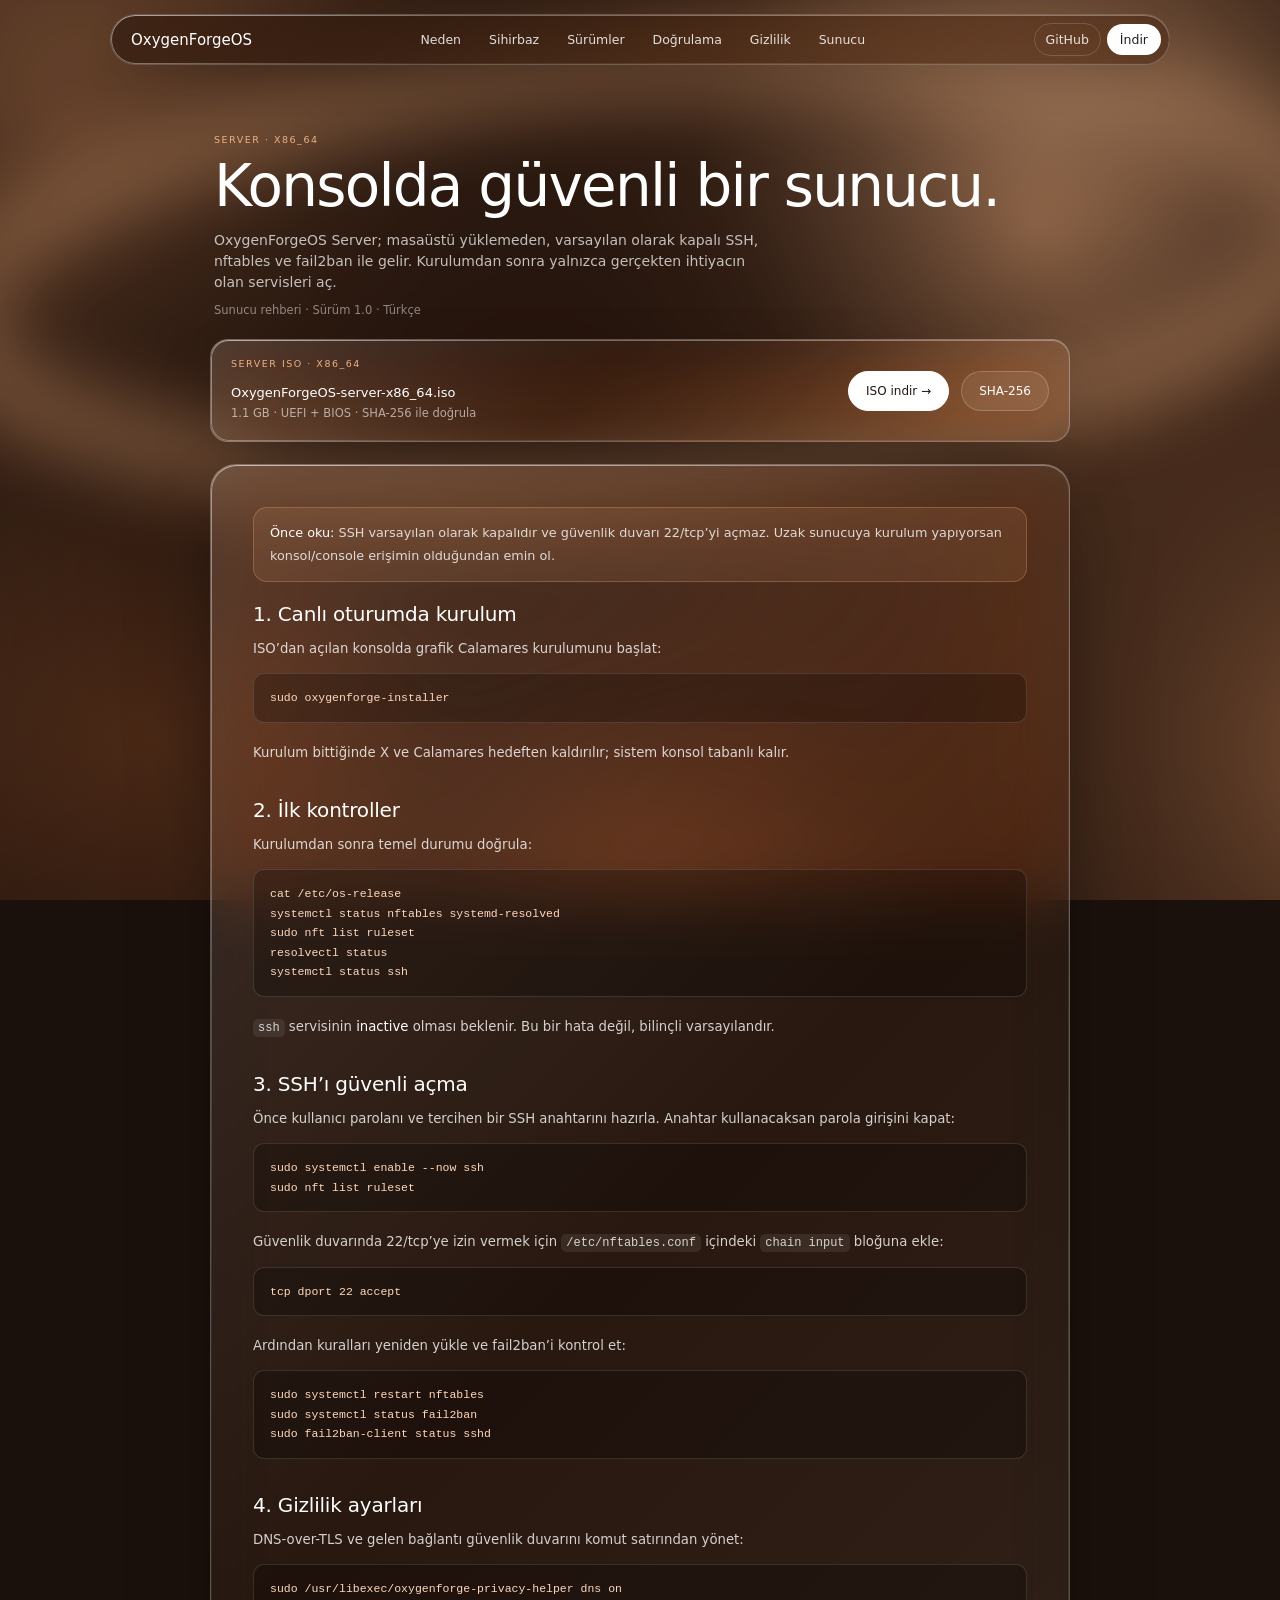
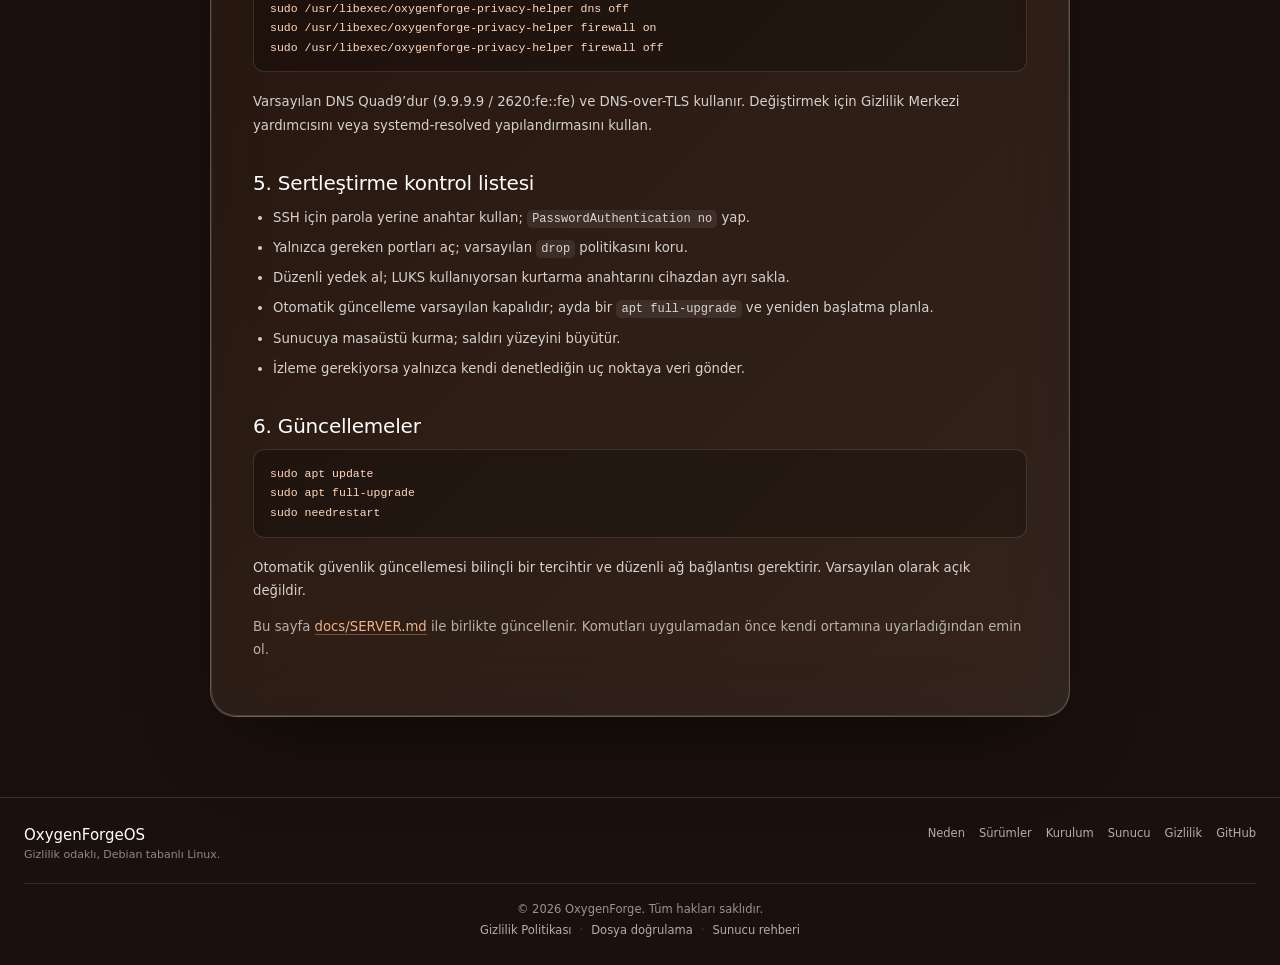
<file: OxygenForgeOS-site/sunucu.html>
<!doctype html>
<html lang="tr">
<head>
<meta charset="utf-8">
<meta name="viewport" content="width=device-width,initial-scale=1">
<title>Sunucu rehberi — OxygenForgeOS</title>
<meta name="description" content="OxygenForgeOS Server: canlı oturumda kurulum, ilk kontroller, SSH'ı güvenli açma, nftables ve gizlilik ayarları.">
<meta name="color-scheme" content="dark">
<meta name="theme-color" content="#1b110c">
<link rel="canonical" href="https://oxygenforge-code.github.io/OxygenForge-OS/sunucu.html">
<meta property="og:type" content="article">
<meta property="og:title" content="Sunucu rehberi — OxygenForgeOS">
<meta property="og:description" content="OxygenForgeOS Server: canlı oturumda kurulum, SSH sertleştirme, nftables ve gizlilik ayarları.">
<meta property="og:url" content="https://oxygenforge-code.github.io/OxygenForge-OS/sunucu.html">
<meta property="og:site_name" content="OxygenForgeOS">
<meta property="og:locale" content="tr_TR">
<meta property="og:image" content="https://oxygenforge-code.github.io/OxygenForge-OS/og.png">
<meta property="og:image:type" content="image/png">
<meta property="og:image:width" content="1200">
<meta property="og:image:height" content="630">
<meta property="og:image:alt" content="OxygenForgeOS: Gizlilik bir ayar değil, başlangıç noktası.">
<meta name="twitter:card" content="summary_large_image">
<meta name="twitter:title" content="Sunucu rehberi — OxygenForgeOS">
<meta name="twitter:description" content="OxygenForgeOS Server: canlı kurulum, SSH sertleştirme, nftables ve gizlilik ayarları.">
<meta name="twitter:image" content="https://oxygenforge-code.github.io/OxygenForge-OS/og.png">
<link rel="icon" href="favicon.svg" type="image/svg+xml">
<link rel="apple-touch-icon" href="icon-192.png">
<link rel="manifest" href="site.webmanifest">
<link rel="stylesheet" href="style.css?v=20261110e">
<link rel="stylesheet" href="sections.css?v=20261110e">
<link rel="stylesheet" href="liquid.css?v=20261110e">
<link rel="stylesheet" href="extras.css?v=20261110e">
</head>
<body id="top">
<a class="skip" href="#main">İçeriğe geç</a>
<div class="bg" aria-hidden="true"><canvas id="bg"></canvas></div>
<nav class="nav" aria-label="Ana menü"><a class="brand" href="index.html">OxygenForgeOS</a><button class="nav-toggle" type="button" aria-expanded="false" aria-controls="navlinks" aria-label="Bölüm menüsünü aç"><span></span><span></span><span></span></button><div class="lk" id="navlinks"><a href="index.html#features">Neden</a><a href="index.html#wizard">Sihirbaz</a><a href="index.html#releases">Sürümler</a><a href="index.html#verify">Doğrulama</a><a href="index.html#privacy">Gizlilik</a><a href="sunucu.html" aria-current="page">Sunucu</a></div><div class="navactions"><a class="gh" href="https://github.com/OxygenForge-code/OxygenForge-OS" target="_blank" rel="noopener">GitHub</a><a class="dl" href="index.html#releases">İndir</a></div></nav>

<div class="stage legal-stage">
<main class="legal" id="main" tabindex="-1">
  <header class="legal-head">
    <p class="eyebrow">Server · x86_64</p>
    <h1>Konsolda güvenli bir sunucu.</h1>
    <p class="legal-sub">OxygenForgeOS Server; masaüstü yüklemeden, varsayılan olarak kapalı SSH, nftables ve fail2ban ile gelir. Kurulumdan sonra yalnızca gerçekten ihtiyacın olan servisleri aç.</p>
    <p class="legal-meta">Sunucu rehberi · Sürüm 1.0 · Türkçe</p>
  </header>

  <section class="server-dl glass" aria-label="Sunucu ISO indirme">
    <div>
      <span class="eyebrow">Server ISO · x86_64</span>
      <b>OxygenForgeOS-server-x86_64.iso</b>
      <small>1.1 GB · UEFI + BIOS · SHA-256 ile doğrula</small>
    </div>
    <a class="btn primary" href="https://github.com/OxygenForge-code/OxygenForge-OS/releases/download/V1/OxygenForgeOS-server-x86_64.iso">ISO indir →</a>
    <a class="btn" href="downloads/OxygenForgeOS-server-x86_64.iso.sha256" download>SHA-256</a>
  </section>

  <article class="glass legal-card">
    <div class="callout"><p><strong>Önce oku:</strong> SSH varsayılan olarak kapalıdır ve güvenlik duvarı 22/tcp’yi açmaz. Uzak sunucuya kurulum yapıyorsan konsol/console erişimin olduğundan emin ol.</p></div>

    <h2>1. Canlı oturumda kurulum</h2>
    <p>ISO’dan açılan konsolda grafik Calamares kurulumunu başlat:</p>
    <pre><code>sudo oxygenforge-installer</code></pre>
    <p>Kurulum bittiğinde X ve Calamares hedeften kaldırılır; sistem konsol tabanlı kalır.</p>

    <h2>2. İlk kontroller</h2>
    <p>Kurulumdan sonra temel durumu doğrula:</p>
    <pre><code>cat /etc/os-release
systemctl status nftables systemd-resolved
sudo nft list ruleset
resolvectl status
systemctl status ssh</code></pre>
    <p><code>ssh</code> servisinin <strong>inactive</strong> olması beklenir. Bu bir hata değil, bilinçli varsayılandır.</p>

    <h2>3. SSH’ı güvenli açma</h2>
    <p>Önce kullanıcı parolanı ve tercihen bir SSH anahtarını hazırla. Anahtar kullanacaksan parola girişini kapat:</p>
    <pre><code>sudo systemctl enable --now ssh
sudo nft list ruleset</code></pre>
    <p>Güvenlik duvarında 22/tcp’ye izin vermek için <code>/etc/nftables.conf</code> içindeki <code>chain input</code> bloğuna ekle:</p>
    <pre><code>tcp dport 22 accept</code></pre>
    <p>Ardından kuralları yeniden yükle ve fail2ban’i kontrol et:</p>
    <pre><code>sudo systemctl restart nftables
sudo systemctl status fail2ban
sudo fail2ban-client status sshd</code></pre>

    <h2>4. Gizlilik ayarları</h2>
    <p>DNS-over-TLS ve gelen bağlantı güvenlik duvarını komut satırından yönet:</p>
    <pre><code>sudo /usr/libexec/oxygenforge-privacy-helper dns on
sudo /usr/libexec/oxygenforge-privacy-helper dns off
sudo /usr/libexec/oxygenforge-privacy-helper firewall on
sudo /usr/libexec/oxygenforge-privacy-helper firewall off</code></pre>
    <p>Varsayılan DNS Quad9’dur (9.9.9.9 / 2620:fe::fe) ve DNS-over-TLS kullanır. Değiştirmek için Gizlilik Merkezi yardımcısını veya systemd-resolved yapılandırmasını kullan.</p>

    <h2>5. Sertleştirme kontrol listesi</h2>
    <ul>
      <li>SSH için parola yerine anahtar kullan; <code>PasswordAuthentication no</code> yap.</li>
      <li>Yalnızca gereken portları aç; varsayılan <code>drop</code> politikasını koru.</li>
      <li>Düzenli yedek al; LUKS kullanıyorsan kurtarma anahtarını cihazdan ayrı sakla.</li>
      <li>Otomatik güncelleme varsayılan kapalıdır; ayda bir <code>apt full-upgrade</code> ve yeniden başlatma planla.</li>
      <li>Sunucuya masaüstü kurma; saldırı yüzeyini büyütür.</li>
      <li>İzleme gerekiyorsa yalnızca kendi denetlediğin uç noktaya veri gönder.</li>
    </ul>

    <h2>6. Güncellemeler</h2>
    <pre><code>sudo apt update
sudo apt full-upgrade
sudo needrestart</code></pre>
    <p>Otomatik güvenlik güncellemesi bilinçli bir tercihtir ve düzenli ağ bağlantısı gerektirir. Varsayılan olarak açık değildir.</p>

    <p class="note">Bu sayfa <a href="https://github.com/OxygenForge-code/OxygenForge-OS/blob/main/OxygenForgeOS/docs/SERVER.md" target="_blank" rel="noopener">docs/SERVER.md</a> ile birlikte güncellenir. Komutları uygulamadan önce kendi ortamına uyarladığından emin ol.</p>
  </article>
</main>
</div>

<footer class="foot">
  <div class="foot-main">
    <div class="foot-brand"><b>OxygenForgeOS</b><span>Gizlilik odaklı, Debian tabanlı Linux.</span></div>
    <div class="foot-links"><a href="index.html#features">Neden</a><a href="index.html#releases">Sürümler</a><a href="index.html#install">Kurulum</a><a href="sunucu.html">Sunucu</a><a href="gizlilik.html">Gizlilik</a><a href="https://github.com/OxygenForge-code/OxygenForge-OS" target="_blank" rel="noopener">GitHub</a></div>
  </div>
  <p>© 2026 OxygenForge. Tüm hakları saklıdır.</p>
  <p class="fl"><a href="gizlilik.html">Gizlilik Politikası</a><span>·</span><a href="index.html#verify">Dosya doğrulama</a><span>·</span><a href="sunucu.html">Sunucu rehberi</a></p>
</footer>
<script src="bg.js?v=20261110e"></script>
<script src="nav.js?v=20261110e"></script>
<script src="glass.js?v=20261110e"></script>
</body>
</html>
</file>
<file: OxygenForgeOS-site/style.css>
:root{--f:"Inter","Geist","Noto Sans","DejaVu Sans",system-ui,-apple-system,"Segoe UI",sans-serif}
*{box-sizing:border-box;margin:0}
body{font-family:var(--f);background:#1b110c;color:#fff;display:grid;place-items:center;min-height:100vh;padding:24px;overflow-x:hidden}
.bg{position:fixed;inset:0;z-index:-1;overflow:hidden;background:#1b110c}
.bg canvas{position:absolute;inset:-6%;width:112%;height:112%;object-fit:cover;filter:blur(12px)}
.bg::after{content:"";position:absolute;inset:0;background:rgba(0,0,0,.2)}
.hero{width:min(1060px,100%);display:flex;gap:47px;align-items:center;padding:47px;border:1px solid rgba(255,255,255,.2);border-radius:30px}
.copy{flex:1;min-width:0}
h1{font-weight:400;font-size:clamp(32px,4.2vw,41px);line-height:1.07;letter-spacing:-.02em;margin-bottom:9px}
.copy>p{font-size:13.25px;line-height:1.35;color:rgba(255,255,255,.8);max-width:46ch;margin-bottom:24px}
.benefits{position:relative;max-width:420px;padding:23.5px;display:grid;gap:12px;background:rgba(255,255,255,.1);border:1px solid rgba(255,255,255,.2);border-radius:20px;overflow:hidden;animation:rise .8s cubic-bezier(.22,1,.36,1) both}
.search{height:53.5px;border-radius:999px;background:rgba(255,255,255,.1);border:1px solid rgba(255,255,255,.2);display:flex;align-items:center;justify-content:space-between;gap:12px;padding:0 17px 0 19px;font-size:17.7px;letter-spacing:-.01em;animation:pop 1.2s .87s ease-out both}
#typed{white-space:nowrap;overflow:hidden;min-height:21px}
#typed span{display:inline-block;white-space:pre;animation:ch .6s cubic-bezier(0,0,.58,1) both;animation-delay:calc(var(--i)*55ms)}
#typed.out span{animation:chx .4s linear forwards;animation-delay:calc((var(--n) - var(--i))*30ms)}
.features{list-style:none;padding:18px;display:grid;grid-template-columns:1fr 1fr;gap:14.7px 12px;background:rgba(137,137,137,.1);border:.74px solid rgba(255,255,255,.09);border-radius:14.7px;-webkit-backdrop-filter:blur(55px);backdrop-filter:blur(55px);animation:rise .8s 1.5s cubic-bezier(.22,1,.36,1) both}
.features li{display:flex;gap:8.8px;align-items:center;font-size:11.8px;animation:ch .5s both;animation-delay:calc(1.9s + var(--k)*.26s)}
.features svg{width:14.7px;height:14.7px;flex:none}
.shine{position:absolute;top:-40px;left:-90px;width:132px;height:330px;pointer-events:none;mix-blend-mode:screen;opacity:0;background:linear-gradient(90deg,rgba(212,229,255,0),rgba(224,240,255,.06) 30%,rgba(255,255,255,.36) 48%,rgba(255,255,255,.44) 54%,rgba(224,240,255,.09) 66%,rgba(212,229,255,0));animation:shine 10.2s infinite}
.card{flex:none;width:339px;display:grid;gap:14.7px;padding:29.4px;background:#fff;color:#1f1f1f;border-radius:35px;animation:rise .9s .3s cubic-bezier(.22,1,.36,1) both}
.card header{text-align:center;display:grid;gap:4.4px}
h2{font-weight:400;font-size:25px;line-height:1.18;letter-spacing:-.01em}
.card header p{font-size:11.8px;color:#6e6b68}
label{display:grid;gap:4.4px;font-size:10.3px;color:#212121}
select,output{width:100%;height:35.3px;padding:0 13px;border:.74px solid rgba(100,100,100,.2);border-radius:18px;background:#f1f0ee;font:400 11px "Inter",system-ui,sans-serif;color:#2b2623}
select{appearance:none;-webkit-appearance:none;cursor:pointer;background:#f1f0ee url("data:image/svg+xml,%3Csvg xmlns='http://www.w3.org/2000/svg' width='12' height='12' fill='none' stroke='%238a8683' stroke-width='1.6' stroke-linecap='round'%3E%3Cpath d='m3 4.5 3 3 3-3'/%3E%3C/svg%3E") no-repeat right 13px center}
output{display:flex;align-items:center;color:#6e6b68;overflow:hidden;white-space:nowrap}
button{margin-top:6px;height:42px;border:0;border-radius:999px;background:#4d403a;color:#fff;font:500 12.5px "Inter",system-ui,sans-serif;cursor:pointer;transition:transform .15s,background .2s}
button:hover{background:#3b302b}button:active{transform:scale(.98)}
small{font-size:8.8px;line-height:1.67;color:#727272;text-align:center}
small a{color:#212121;text-underline-offset:2px}
small a:hover{color:#4d403a}
:focus-visible{outline:2px solid #c98f6b;outline-offset:2px}
#toast{position:fixed;left:50%;bottom:28px;transform:translate(-50%,16px);opacity:0;background:#fff;color:#1f1f1f;padding:12px 18px;border-radius:999px;font-size:12.5px;box-shadow:0 8px 30px rgba(0,0,0,.3);transition:.3s;pointer-events:none;max-width:calc(100vw - 32px);text-align:center}
#toast.on{opacity:1;transform:translate(-50%,0)}
@keyframes rise{from{opacity:0;transform:translateY(28px)}}
@keyframes pop{0%{opacity:0;transform:translateY(14px) scale(.86)}55%{opacity:1;transform:translateY(-3px) scale(1.035)}75%{transform:translateY(1px) scale(.987)}100%{opacity:1;transform:none}}
@keyframes ch{from{opacity:0;transform:translateY(5px);filter:blur(3px)}}
@keyframes chx{to{opacity:0}}
@keyframes shine{0%,8.8%{opacity:0;transform:translateX(0) rotate(-15deg)}11.3%,22%{opacity:.85}25%,100%{opacity:0;transform:translateX(560px) rotate(-15deg)}}
@media(max-width:860px){.hero{flex-direction:column;padding:28px 20px;gap:28px}.benefits{max-width:none;width:100%}.card{width:100%;max-width:400px}}
@media(prefers-reduced-motion:reduce){*{animation:none!important;transition:none!important}}
</file>
<file: OxygenForgeOS-site/sections.css>
html{scroll-behavior:smooth;scroll-padding-top:84px}
body{display:block;padding:0}
.nav{position:fixed;top:14px;left:50%;transform:translateX(-50%);z-index:10;width:min(1060px,calc(100% - 28px));display:flex;align-items:center;justify-content:space-between;gap:16px;padding:8px 8px 8px 20px;border:1px solid rgba(255,255,255,.2);border-radius:999px;background:rgba(30,18,12,.45);-webkit-backdrop-filter:blur(20px);backdrop-filter:blur(20px)}
.nav a{color:rgba(255,255,255,.85);text-decoration:none;font-size:12.5px;padding:8px 13px;border-radius:999px;transition:background .2s}
.nav a:hover{background:rgba(255,255,255,.12)}
.nav .brand{font-size:15px;font-weight:500;color:#fff;padding:0}.nav .brand:hover{background:none}
.nav .dl{background:#fff;color:#1f1f1f;font-weight:500}.nav .dl:hover{background:#f1f0ee}
.lk{display:flex;gap:2px}
.stage{min-height:100vh;display:grid;place-items:center;padding:92px 24px 48px}
.wrap{width:min(1060px,calc(100% - 48px));margin:0 auto;display:grid;gap:72px;padding:24px 0 80px}
.sec{display:grid;gap:24px}
.sh h2{font-size:clamp(26px,3.4vw,34px);font-weight:400;letter-spacing:-.02em;line-height:1.1}
.sh p{font-size:13.25px;color:rgba(255,255,255,.75);max-width:56ch;line-height:1.4;margin-top:8px}
.glass{border:1px solid rgba(255,255,255,.2);border-radius:24px;background:rgba(255,255,255,.07);-webkit-backdrop-filter:blur(28px);backdrop-filter:blur(28px);padding:24px}
.rg{display:grid;grid-template-columns:repeat(auto-fit,minmax(280px,1fr));gap:20px}
.rc{background:#fff;color:#1f1f1f;border-radius:30px;padding:28px;display:grid;gap:14px;align-content:start}
.rc h3{font-size:22px;font-weight:400;letter-spacing:-.01em}
.rc>p{font-size:12px;color:#6e6b68;line-height:1.5}
.rr{display:flex;justify-content:space-between;align-items:center;gap:12px;padding-top:14px;border-top:1px solid rgba(100,100,100,.15)}
.rr b{display:block;font-weight:500;font-size:12.5px}.rr span{font-size:11px;color:#8a8683}
.rr button{margin:0;height:36px;padding:0 22px;font-size:12px}
.hl{font-size:12.5px;margin-bottom:6px}
.cmd{display:grid;grid-template-columns:150px 1fr auto;gap:12px;align-items:center;padding:12px 0;border-bottom:1px solid rgba(255,255,255,.12)}
.cmd span{font-size:11.5px;color:rgba(255,255,255,.65)}
.cmd code{font:12px/1.5 ui-monospace,SFMono-Regular,Menlo,Consolas,monospace;word-break:break-all}
.cp{margin:0;height:30px;padding:0 14px;font-size:11px;background:rgba(255,255,255,.14);border:1px solid rgba(255,255,255,.2)}
.cp:hover{background:rgba(255,255,255,.24)}
.note{font-size:11.5px;color:rgba(255,255,255,.65);margin-top:14px}
.tw{overflow-x:auto;padding:8px 24px}
table{width:100%;border-collapse:collapse;font-size:12.5px;min-width:460px}
th,td{text-align:left;padding:14px 12px 14px 0;border-bottom:1px solid rgba(255,255,255,.12);font-weight:400}
th{color:#fff}tr:first-child th{color:rgba(255,255,255,.6)}tr:last-child>*{border:0}
.st{list-style:none;padding:0;counter-reset:s;display:grid;grid-template-columns:repeat(auto-fit,minmax(240px,1fr));gap:20px}
.st li{counter-increment:s}
.st li::before{content:counter(s);display:grid;place-items:center;width:30px;height:30px;border-radius:50%;background:#fff;color:#4d403a;font:500 13px "Inter",sans-serif;margin-bottom:14px}
.st b{display:block;font-weight:500;font-size:15px;margin-bottom:6px}
.st p{font-size:12.5px;color:rgba(255,255,255,.75);line-height:1.5}
details{border-bottom:1px solid rgba(255,255,255,.14);padding:16px 2px}
details:last-child{border:0}
summary{cursor:pointer;list-style:none;display:flex;gap:12px;font-size:14.5px}
summary::-webkit-details-marker{display:none}
summary::after{content:"+";margin-left:auto;opacity:.7}
details[open] summary::after{content:"–"}
summary span{margin-left:auto;margin-right:8px;font-size:11.5px;color:rgba(255,255,255,.55)}
summary span+*{margin-left:0}
details p,details ul{margin-top:10px;font-size:12.5px;line-height:1.55;color:rgba(255,255,255,.75)}
details ul{padding-left:18px}
.foot{border-top:1px solid rgba(255,255,255,.14);padding:28px 24px;text-align:center;font-size:11.5px;color:rgba(255,255,255,.55)}
@media(max-width:700px){.lk{display:none}.wrap{gap:56px}.cmd{grid-template-columns:1fr auto}.cmd span{grid-column:1/-1}}
@media(prefers-reduced-motion:reduce){html{scroll-behavior:auto}}

/* Privacy summary */
.pgrid{display:grid;grid-template-columns:repeat(auto-fit,minmax(190px,1fr));gap:16px}
.pitem{background:rgba(255,255,255,.055);border:1px solid rgba(255,255,255,.1);border-radius:16px;padding:16px}
.pitem b{display:block;font-weight:500;font-size:13px;color:#fff;margin-bottom:5px}
.pitem span{display:block;font-size:11.8px;line-height:1.5;color:rgba(255,255,255,.68)}
.plink{display:inline-flex;align-items:center;gap:6px;margin-top:18px;color:#f0b184;font-size:12.5px;text-decoration:none;border-bottom:1px solid rgba(240,177,132,.35);padding-bottom:2px}
.plink:hover{color:#ffe0c4;border-bottom-color:rgba(255,224,196,.7)}

/* Footer links */
.foot p{margin:0}
.foot .fl{display:flex;flex-wrap:wrap;justify-content:center;gap:8px;margin-top:7px}
.foot .fl a{color:rgba(255,255,255,.66);text-decoration:none}
.foot .fl a:hover{color:#fff}
.foot .fl span{opacity:.35}

/* Legal page */
.legal-stage{display:block;place-items:initial;padding:128px 24px 80px}
.legal{width:min(860px,100%);margin:0 auto;display:grid;gap:22px}
.legal-head{padding:6px 4px 0}
.eyebrow{font-size:10.5px;letter-spacing:.18em;text-transform:uppercase;color:#f0b184;margin-bottom:12px}
.legal h1{font-size:clamp(36px,6vw,58px);line-height:1.02;letter-spacing:-.03em;font-weight:400}
.legal-sub{font-size:14px;line-height:1.5;color:rgba(255,255,255,.72);max-width:62ch;margin-top:14px}
.legal-meta{font-size:11.5px;color:rgba(255,255,255,.48);margin-top:10px}
.legal-card{line-height:1.75;color:rgba(255,255,255,.8);padding:clamp(24px,4vw,42px)}
.legal-card h2{font-size:20px;font-weight:500;line-height:1.25;letter-spacing:-.01em;color:#fff;margin:34px 0 10px}
.legal-card h2:first-of-type{margin-top:0}
.legal-card h3{font-size:14.5px;font-weight:500;color:#fff;margin:22px 0 7px}
.legal-card p,.legal-card li{font-size:13.25px}
.legal-card p{margin:0 0 13px}
.legal-card ul{margin:0 0 15px;padding-left:20px}
.legal-card li{margin:7px 0}
.legal-card strong{color:#fff;font-weight:500}
.legal-card a{color:#f0b184;text-decoration:none;border-bottom:1px solid rgba(240,177,132,.35)}
.legal-card a:hover{color:#ffe0c4}
.legal-card code{font:12px/1.5 ui-monospace,SFMono-Regular,Menlo,Consolas,monospace;background:rgba(255,255,255,.08);border-radius:5px;padding:2px 5px}
.tldr{display:grid;grid-template-columns:repeat(auto-fit,minmax(150px,1fr));gap:12px;margin-bottom:30px}
.tldr div{background:rgba(255,255,255,.055);border:1px solid rgba(255,255,255,.1);border-radius:14px;padding:14px}
.tldr b{display:block;font-size:12px;color:#fff;margin-bottom:4px}
.tldr span{display:block;font-size:11.5px;line-height:1.45;color:rgba(255,255,255,.62)}
.toc{display:flex;flex-wrap:wrap;gap:7px;margin:0 0 30px}
.toc a{font-size:11.2px;padding:6px 10px;border:1px solid rgba(255,255,255,.14);border-radius:999px;color:rgba(255,255,255,.72);text-decoration:none}
.toc a:hover{background:rgba(255,255,255,.1);color:#fff}
.legal table{width:100%;min-width:0;border-collapse:collapse;font-size:12.5px;margin:8px 0 20px}
.legal th,.legal td{text-align:left;padding:10px 14px 10px 0;border-bottom:1px solid rgba(255,255,255,.1);vertical-align:top}
.legal th{color:#fff;font-weight:500}
.legal tr:first-child th{color:rgba(255,255,255,.55);font-weight:400}
.legal tr:last-child>*{border-bottom:0}
.legal .callout{background:rgba(240,177,132,.1);border:1px solid rgba(240,177,132,.28);border-radius:14px;padding:14px 16px;margin:0 0 20px}
.legal .callout p{margin:0;font-size:12.8px;color:rgba(255,255,255,.8)}
.legal .contact-card{display:grid;gap:4px}
.legal .contact-card b{font-size:14px;color:#fff;font-weight:500}
.legal .contact-card span{font-size:12.5px;color:rgba(255,255,255,.68)}
.legal .contact-card a{justify-self:start}
@media(max-width:700px){.legal-stage{padding:108px 18px 60px}.legal-card{padding:22px}.toc{display:none}.legal-card p,.legal-card li{font-size:13px}.legal th,.legal td{padding-right:10px}}
</file>
<file: OxygenForgeOS-site/liquid.css>
/* Liquid glass layer: translucent panels, specular rims and pointer-following light. */
:root {
  --liquid-blur: blur(30px) saturate(170%);
  --liquid-bg: linear-gradient(135deg, rgba(255,255,255,.14), rgba(255,255,255,.035) 44%, rgba(255,255,255,.085));
  --liquid-border: rgba(255,255,255,.24);
  --liquid-shadow: 0 32px 80px -32px rgba(0,0,0,.72), inset 0 1px 0 rgba(255,255,255,.3), inset 0 -1px 0 rgba(255,255,255,.05);
}

.hero,
.glass,
.benefits,
.features,
.tldr div,
.pitem,
.legal-card,
.card,
.rc {
  position: relative;
  isolation: isolate;
  overflow: hidden;
}

.hero,
.glass,
.benefits,
.features,
.nav,
.tldr div,
.pitem {
  background: var(--liquid-bg);
  border: 1px solid var(--liquid-border);
  box-shadow: var(--liquid-shadow);
  -webkit-backdrop-filter: var(--liquid-blur);
  backdrop-filter: var(--liquid-blur);
}

.hero {
  border-radius: 32px;
  box-shadow: 0 40px 110px -48px rgba(0,0,0,.82), inset 0 1px 0 rgba(255,255,255,.28), inset 0 -1px 0 rgba(255,255,255,.06);
}

.nav {
  background: linear-gradient(135deg, rgba(42,25,17,.66), rgba(28,17,12,.38) 50%, rgba(60,36,24,.5));
  border-color: rgba(255,255,255,.24);
  box-shadow: 0 18px 46px -22px rgba(0,0,0,.75), inset 0 1px 0 rgba(255,255,255,.28);
  overflow: hidden;
}

.glass {
  border-radius: 26px;
}

.card {
  background: linear-gradient(145deg, rgba(255,255,255,.95), rgba(249,242,236,.84) 54%, rgba(255,255,255,.91));
  border: 1px solid rgba(255,255,255,.7);
  box-shadow: 0 36px 90px -34px rgba(0,0,0,.72), inset 0 1px 0 rgba(255,255,255,.9);
  -webkit-backdrop-filter: blur(24px) saturate(145%);
  backdrop-filter: blur(24px) saturate(145%);
}

.rc {
  background: linear-gradient(150deg, rgba(255,255,255,.93), rgba(250,244,238,.82) 55%, rgba(255,255,255,.9));
  border: 1px solid rgba(255,255,255,.62);
  box-shadow: 0 28px 70px -30px rgba(0,0,0,.62), inset 0 1px 0 rgba(255,255,255,.9);
  -webkit-backdrop-filter: blur(22px) saturate(140%);
  backdrop-filter: blur(22px) saturate(140%);
}

.tldr div,
.pitem {
  border-radius: 16px;
  background: linear-gradient(135deg, rgba(255,255,255,.1), rgba(255,255,255,.035));
}

/* Refraction-like rim on every glass surface. */
.hero::before,
.glass::before,
.nav::before,
.benefits::before,
.features::before,
.card::before,
.rc::before,
.legal-card::before {
  content: "";
  position: absolute;
  inset: 0;
  z-index: 0;
  border-radius: inherit;
  padding: 1px;
  background: linear-gradient(135deg, rgba(255,255,255,.72), rgba(255,255,255,.06) 34%, rgba(240,177,132,.3) 62%, rgba(255,255,255,.04));
  -webkit-mask: linear-gradient(#000 0 0) content-box, linear-gradient(#000 0 0);
  -webkit-mask-composite: xor;
  mask: linear-gradient(#000 0 0) content-box, linear-gradient(#000 0 0);
  mask-composite: exclude;
  pointer-events: none;
  opacity: .62;
}

/* Soft moving light that follows the pointer. */
.liquid::after {
  content: "";
  position: absolute;
  inset: -30%;
  z-index: 0;
  border-radius: inherit;
  pointer-events: none;
  opacity: 0;
  background: radial-gradient(300px circle at var(--mx, 18%) var(--my, 0%), rgba(255,255,255,.2), rgba(255,255,255,.06) 38%, transparent 68%);
  transition: opacity .45s ease;
}

.liquid:hover::after {
  opacity: 1;
}

.hero > *,
.glass > *,
.nav > *,
.benefits > :not(.shine),
.features > *,
.card > *,
.rc > *,
.legal-card > * {
  position: relative;
  z-index: 1;
}

/* Form controls sit on the white glass card; keep them slightly frosted too. */
.card select,
.card output {
  background-color: rgba(255,255,255,.58);
  border-color: rgba(90,74,64,.2);
  -webkit-backdrop-filter: blur(8px);
  backdrop-filter: blur(8px);
}

.card button {
  box-shadow: inset 0 1px 0 rgba(255,255,255,.22), 0 10px 22px -12px rgba(0,0,0,.55);
}

.card button:hover {
  background: linear-gradient(180deg, #5a4b43, #3b302b);
}

/* Warm and cool aurora behind the moving background. */
.bg::after {
  background:
    radial-gradient(38% 48% at 82% 16%, rgba(255,224,196,.16), transparent 72%),
    radial-gradient(34% 42% at 12% 82%, rgba(185,96,44,.2), transparent 72%),
    rgba(0,0,0,.18);
}

.bg::before {
  content: "";
  position: absolute;
  left: -18vmax;
  top: -24vmax;
  width: 72vmax;
  height: 72vmax;
  border-radius: 50%;
  background: radial-gradient(circle, rgba(240,177,132,.22), transparent 66%);
  filter: blur(44px);
  animation: liquid-aurora 24s ease-in-out infinite alternate;
  pointer-events: none;
}

@keyframes liquid-aurora {
  from { transform: translate3d(0,0,0) scale(1); }
  to { transform: translate3d(16vmax, 10vmax, 0) scale(1.16); }
}

.liquid,
.liquid::after {
  transition: opacity .45s ease;
}

@media (prefers-reduced-motion: reduce) {
  .bg::before { animation: none; }
  .liquid::after { transition: none; }
}

@supports not ((backdrop-filter: blur(1px)) or (-webkit-backdrop-filter: blur(1px))) {
  .hero, .glass, .benefits, .features, .nav, .tldr div, .pitem {
    background: rgba(35,22,15,.86);
  }
  .card, .rc {
    background: rgba(255,255,255,.96);
  }
}
</file>
<file: OxygenForgeOS-site/extras.css>
/* v1.1 site additions: feature bento, desktop showcase, comparison, roadmap, CTA. */

.nav .navactions{display:flex;align-items:center;gap:6px}
.nav .gh{display:inline-flex;align-items:center;gap:6px;padding:8px 11px;border:1px solid rgba(255,255,255,.16)}
.nav .gh svg{opacity:.82}
.nav .gh:hover{background:rgba(255,255,255,.1)}

.copy>.kicker{display:flex;align-items:center;gap:8px;font-size:10.5px;letter-spacing:.13em;text-transform:uppercase;color:#f0b184;margin-bottom:14px}
.pulse{width:6px;height:6px;border-radius:50%;background:#f0b184;box-shadow:0 0 0 4px rgba(240,177,132,.13);animation:pulse 2.6s ease-in-out infinite}
@keyframes pulse{50%{box-shadow:0 0 0 7px rgba(240,177,132,0)}}
.copy>.tinyaudit{font-size:10.5px;color:rgba(255,255,255,.52);margin-top:16px;letter-spacing:.01em}
.tinyaudit span{color:#b8d6b0;margin-right:2px}
.releaseline{display:flex;align-items:center;gap:7px;font-size:9.5px;color:#8a8683;margin-top:-4px}
.releaseline b{font-weight:500;color:#4d403a}
.releaseline a{margin-left:auto;color:#6d5142;text-decoration:none;border-bottom:1px solid rgba(109,81,66,.25)}
.releaseline a:hover{color:#2b2623}

/* Feature bento */
.bento{display:grid;grid-template-columns:1.15fr .85fr .85fr;gap:14px}
.bento-card{position:relative;overflow:hidden;isolation:isolate;display:flex;flex-direction:column;gap:9px;padding:24px;border:1px solid rgba(255,255,255,.14);border-radius:22px;background:linear-gradient(145deg,rgba(255,255,255,.105),rgba(255,255,255,.035));box-shadow:0 22px 55px -32px rgba(0,0,0,.65),inset 0 1px 0 rgba(255,255,255,.18);animation:rise .65s cubic-bezier(.22,1,.36,1) both;animation-delay:calc(var(--d)*60ms)}
.bento-card::after{content:"";position:absolute;right:-70px;top:-80px;width:190px;height:190px;border-radius:50%;background:radial-gradient(circle,rgba(240,177,132,.16),transparent 68%);pointer-events:none;z-index:-1}
.bc-0{grid-column:span 2;background:linear-gradient(135deg,rgba(240,177,132,.18),rgba(255,255,255,.04) 62%);border-color:rgba(240,177,132,.26)}
.bc-0 h3{font-size:25px}
.bc-0 p{max-width:48ch;font-size:13px}
.bc-5{grid-column:span 2}
.bento-icon{width:38px;height:38px;display:grid;place-items:center;border:1px solid rgba(255,255,255,.2);border-radius:12px;background:rgba(255,255,255,.08);color:#ffd4b4}
.tag{align-self:flex-start;font-size:9px;letter-spacing:.14em;text-transform:uppercase;color:rgba(255,255,255,.5);margin-top:2px}
.bento-card h3{font-size:17px;font-weight:500;letter-spacing:-.01em}
.bento-card p{font-size:12.3px;line-height:1.55;color:rgba(255,255,255,.7)}

/* Desktop showcase */
.desk-wrap{display:grid;gap:12px}
.desk{position:relative;overflow:hidden;aspect-ratio:16/9;min-height:300px;border:1px solid rgba(255,255,255,.2);border-radius:22px;background:
  radial-gradient(70% 90% at 22% 18%,rgba(215,132,79,.5),transparent 62%),
  radial-gradient(60% 80% at 84% 28%,rgba(126,72,50,.55),transparent 66%),
  linear-gradient(135deg,#2c1a11,#160d09 68%,#332015);
  box-shadow:0 36px 80px -42px rgba(0,0,0,.9),inset 0 1px 0 rgba(255,255,255,.18)}
.desk::after{content:"";position:absolute;inset:0;background:radial-gradient(50% 60% at 80% 90%,rgba(240,177,132,.14),transparent 70%);pointer-events:none}
.desk-top{position:absolute;top:0;left:0;right:0;height:34px;display:flex;align-items:center;gap:10px;padding:0 14px;font-size:10px;color:rgba(255,255,255,.8);background:rgba(12,8,6,.45);border-bottom:1px solid rgba(255,255,255,.12);backdrop-filter:blur(18px);z-index:2}
.df-brand{display:flex;align-items:center;gap:7px;font-weight:500}
.df-brand i{width:7px;height:7px;border-radius:50%;background:#f0b184;box-shadow:0 0 12px rgba(240,177,132,.8)}
.df-works{margin-left:8px;padding:2px 8px;border-radius:5px;background:rgba(255,255,255,.1);font-size:9px}
.df-clock{margin-left:auto;font-variant-numeric:tabular-nums;color:rgba(255,255,255,.65)}
.desk-body{position:absolute;inset:34px 0 0;padding:24px 26px 58px}
.desk-icons{position:absolute;left:18px;top:20px;display:grid;gap:22px}
.di{width:28px;height:28px;border-radius:8px;background:linear-gradient(145deg,rgba(255,255,255,.24),rgba(255,255,255,.06));border:1px solid rgba(255,255,255,.18);box-shadow:0 4px 10px rgba(0,0,0,.25)}
.desk-window{position:relative;z-index:1;width:min(540px,82%);margin:2% auto 0;border:1px solid rgba(255,255,255,.22);border-radius:14px;overflow:hidden;background:rgba(27,19,15,.72);box-shadow:0 30px 70px -24px rgba(0,0,0,.8),inset 0 1px 0 rgba(255,255,255,.16);backdrop-filter:blur(26px) saturate(150%)}
.dw-bar{height:32px;display:flex;align-items:center;gap:10px;padding:0 12px;background:rgba(255,255,255,.07);border-bottom:1px solid rgba(255,255,255,.1);font-size:10px;color:rgba(255,255,255,.82)}
.dw-dots{display:flex;gap:4px}.dw-dots i{width:6px;height:6px;border-radius:50%;background:rgba(255,255,255,.22)}
.dw-bar b{font-weight:500;margin-left:2px}.dw-x{margin-left:auto;color:rgba(255,255,255,.45);font-size:14px;line-height:1}
.dw-body{display:grid;grid-template-columns:138px 1fr;gap:16px;padding:18px}
.dw-ring{display:grid;place-items:center;text-align:center}
.dw-ring>div{width:104px;height:104px;display:grid;place-content:center;border-radius:50%;background:conic-gradient(#b7d8ae 0 100%);position:relative;color:#1c2a1a}
.dw-ring>div::before{content:"";position:absolute;inset:7px;border-radius:50%;background:#21160f}
.dw-ring strong,.dw-ring span{position:relative;z-index:1;display:block}.dw-ring strong{font-size:11px;color:#dff0d9}.dw-ring span{font-size:8.5px;color:rgba(255,255,255,.55);margin-top:2px}
.dw-list{display:grid;gap:7px}
.dw-list>div{display:grid;grid-template-columns:8px 1fr auto;align-items:center;gap:7px;padding:8px 9px;border:1px solid rgba(255,255,255,.1);border-radius:8px;background:rgba(255,255,255,.045)}
.dw-list span.on{width:5px;height:5px;border-radius:50%;background:#b7d8ae;box-shadow:0 0 7px rgba(183,216,174,.65)}
.dw-list b{font-size:9.5px;font-weight:500;color:rgba(255,255,255,.9)}.dw-list em{font-size:8px;font-style:normal;color:rgba(255,255,255,.48)}
.desk-dock{position:absolute;left:50%;bottom:13px;transform:translateX(-50%);display:flex;gap:8px;padding:7px 10px;border:1px solid rgba(255,255,255,.2);border-radius:14px;background:rgba(20,13,9,.55);backdrop-filter:blur(20px);z-index:2}
.desk-dock i{width:26px;height:26px;border-radius:7px;background:linear-gradient(145deg,rgba(255,255,255,.22),rgba(255,255,255,.05));border:1px solid rgba(255,255,255,.13)}
.desk-note{font-size:10.5px;color:rgba(255,255,255,.48);letter-spacing:.01em}.desk-note span{color:#f0b184}

/* Tables must scroll inside their glass panel instead of being clipped by it. */
.glass.tw{overflow-x:auto;overflow-y:hidden;-webkit-overflow-scrolling:touch}

/* Comparison */
.cmp{padding:8px 24px}
.cmp-row{display:grid;grid-template-columns:1.1fr 1fr 1fr;gap:16px;padding:14px 0;border-bottom:1px solid rgba(255,255,255,.1);font-size:12.5px;align-items:center}
.cmp-row:last-child{border:0}
.cmp-row b{font-weight:500;color:#fff}.cmp-row span{color:rgba(255,255,255,.7)}
.cmp-head{font-size:10px;letter-spacing:.13em;text-transform:uppercase;color:rgba(255,255,255,.48)}
.cmp-head b{color:rgba(255,255,255,.48);font-weight:400}

/* Roadmap */
.road{position:relative;display:grid;grid-template-columns:repeat(3,1fr);gap:16px}
.road::before{content:"";position:absolute;left:5%;right:5%;top:20px;height:1px;background:linear-gradient(90deg,rgba(240,177,132,.6),rgba(255,255,255,.14),rgba(255,255,255,.06));z-index:0}
.stop{position:relative;z-index:1;padding:19px;border:1px solid rgba(255,255,255,.13);border-radius:18px;background:rgba(255,255,255,.045);animation:rise .6s both;animation-delay:calc(var(--d)*80ms)}
.stop-top{display:flex;align-items:center;gap:8px;margin-bottom:16px;font-size:10px;color:rgba(255,255,255,.55)}
.stop .dot{width:9px;height:9px;border-radius:50%;background:rgba(255,255,255,.24);border:2px solid #2a1a12;box-shadow:0 0 0 1px rgba(255,255,255,.2)}
.stop.done .dot{background:#b7d8ae;box-shadow:0 0 12px rgba(183,216,174,.65)}
.stop.next .dot{background:#f0b184;box-shadow:0 0 12px rgba(240,177,132,.65)}
.stop .v{font-weight:500;color:#fff}.stop .state{margin-left:auto}
.stop h3{font-size:19px;font-weight:500;margin-bottom:10px}.stop ul{list-style:none;padding:0;display:grid;gap:6px}
.stop li{position:relative;padding-left:12px;font-size:11.5px;line-height:1.45;color:rgba(255,255,255,.65)}
.stop li::before{content:"";position:absolute;left:0;top:.52em;width:4px;height:4px;border-radius:50%;background:rgba(255,255,255,.3)}

/* CTA */
.cta{display:flex;align-items:center;justify-content:space-between;gap:26px;padding:30px}
.cta-copy h3{font-size:23px;font-weight:400;letter-spacing:-.02em;margin:4px 0 7px}
.cta-copy p{font-size:12.5px;color:rgba(255,255,255,.68);max-width:50ch;line-height:1.5}
.cta-actions{display:flex;flex-wrap:wrap;gap:9px;flex:none}
.btn{display:inline-flex;align-items:center;gap:7px;height:40px;padding:0 17px;border:1px solid rgba(255,255,255,.2);border-radius:999px;background:rgba(255,255,255,.08);color:#fff;font-size:12px;text-decoration:none;transition:background .2s,transform .15s}
.btn:hover{background:rgba(255,255,255,.16)}.btn:active{transform:scale(.98)}
.btn.primary{background:#fff;color:#24150f;border-color:#fff;font-weight:500}.btn.primary:hover{background:#f4e8df}
.eyebrow{display:block;font-size:9.5px;letter-spacing:.16em;text-transform:uppercase;color:#f0b184}

/* Footer upgrade */
.foot-main{display:flex;align-items:flex-start;justify-content:space-between;gap:24px;text-align:left;padding-bottom:22px;margin-bottom:18px;border-bottom:1px solid rgba(255,255,255,.1)}
.foot-brand{display:grid;gap:4px}.foot-brand b{font-size:15px;font-weight:500;color:#fff}.foot-brand span{font-size:11px;color:rgba(255,255,255,.5)}
.foot-links{display:flex;flex-wrap:wrap;gap:14px}.foot-links a{font-size:11.5px;color:rgba(255,255,255,.66);text-decoration:none}.foot-links a:hover{color:#fff}

/* Server guide */
.guide-link{display:inline-flex;margin-top:2px;font-size:11.5px;color:#6d5142;text-decoration:none;border-bottom:1px solid rgba(109,81,66,.25);padding-bottom:1px;justify-self:start}
.guide-link:hover{color:#2b2623}
.legal-card pre{overflow-x:auto;background:rgba(0,0,0,.24);border:1px solid rgba(255,255,255,.12);border-radius:11px;padding:14px 16px;margin:8px 0 18px}
.legal-card pre code{display:block;background:none;padding:0;border:0;font-size:11.5px;line-height:1.7;color:#ffd9bf;white-space:pre}

/* 404 */
.error-stage{min-height:100vh;display:grid;place-items:center;padding:100px 24px 48px}
.err{max-width:600px;text-align:center;padding:42px}
.err .eyebrow{margin-bottom:12px}.err h1{font-size:clamp(34px,7vw,56px);font-weight:400;letter-spacing:-.03em;line-height:1;margin-bottom:12px}
.err p{font-size:13px;line-height:1.6;color:rgba(255,255,255,.7);margin:0 auto 22px;max-width:42ch}
.err .btn{display:inline-flex}

@media(max-width:880px){
  .bento{grid-template-columns:1fr 1fr}
  .bc-0,.bc-5{grid-column:span 2}
  .bento-card{padding:21px}
  .cta{flex-direction:column;align-items:flex-start}
  .road{grid-template-columns:1fr}
  .road::before{left:23px;right:auto;top:0;bottom:0;width:1px;height:auto;background:linear-gradient(180deg,rgba(240,177,132,.6),rgba(255,255,255,.08))}
  .stop{margin-left:0}
  .desk{min-height:260px}
  .dw-body{grid-template-columns:112px 1fr;gap:10px;padding:13px}
  .dw-ring>div{width:86px;height:86px}
  .dw-list b{font-size:8.5px}.dw-list em{display:none}
}
@media(max-width:700px){
  .tw{padding:4px 14px}
  .tw table{min-width:0;font-size:11.5px}
  .tw th,.tw td{padding:10px 6px 10px 0}
  .nav{padding:7px 7px 7px 14px}.nav .gh span{display:none}.nav .gh{padding:8px}
  .nav .lk{display:none}
  .kicker{font-size:9px;letter-spacing:.1em}
  .bento{grid-template-columns:1fr}.bc-0,.bc-5{grid-column:span 1}
  .desk{aspect-ratio:auto;min-height:310px}
  .desk-icons{display:none}
  .desk-window{width:100%;margin-top:8px}
  .dw-body{grid-template-columns:1fr}.dw-ring{display:none}
  .cmp{padding:4px 16px}.cmp-row{grid-template-columns:1fr 1fr;gap:6px 12px;font-size:11.5px}
  .cmp-row b{grid-column:1/-1;color:rgba(255,255,255,.58);font-size:10px;text-transform:uppercase;letter-spacing:.1em}
  .cmp-head{display:none}
  .cta{padding:24px}.cta-copy h3{font-size:20px}
  .foot-main{flex-direction:column;gap:14px}
  .err{padding:30px 22px}
}
@media(prefers-reduced-motion:reduce){.pulse{animation:none}}

/* Server guide download panel */
.server-dl{display:flex;align-items:center;gap:12px;flex-wrap:wrap;padding:18px 20px;border-radius:18px}
.server-dl>div{display:grid;gap:4px;min-width:230px;margin-right:auto}
.server-dl b{font-size:13px;color:#fff;font-weight:500}
.server-dl small{font-size:11.5px;color:rgba(255,255,255,.6)}
.server-dl .btn{flex:none}
@media(max-width:600px){.server-dl{align-items:stretch}.server-dl>div{min-width:100%}.server-dl .btn{justify-content:center}}

/* Accessibility and mobile navigation */
.skip{position:fixed;top:12px;left:16px;z-index:100;transform:translateY(-160%);padding:10px 16px;border:1px solid rgba(255,255,255,.35);border-radius:999px;background:#fff;color:#24150f;font-size:12px;text-decoration:none;transition:transform .15s}
.skip:focus{transform:none}
.nav-toggle{display:none;place-items:center;gap:4px;width:36px;height:36px;margin:0 0 0 auto;padding:9px;border:1px solid rgba(255,255,255,.2);border-radius:50%;background:rgba(255,255,255,.07);color:#fff;cursor:pointer}
.nav-toggle span{display:block;width:15px;height:1.5px;border-radius:2px;background:currentColor;transition:transform .2s,opacity .2s}
.nav-toggle[aria-expanded="true"] span:nth-child(1){transform:translateY(5.5px) rotate(45deg)}
.nav-toggle[aria-expanded="true"] span:nth-child(2){opacity:0}
.nav-toggle[aria-expanded="true"] span:nth-child(3){transform:translateY(-5.5px) rotate(-45deg)}
.rr-actions{display:flex;align-items:center;gap:8px;flex:none}
.rr-actions button{margin:0}
.rr button:disabled{opacity:.45;cursor:not-allowed}
.sha-link{font-size:10px;color:#6d5142;text-decoration:none;border-bottom:1px solid rgba(109,81,66,.3);padding-bottom:1px}
.sha-link:hover{color:#2b2623;border-bottom-color:#2b2623}
@media(max-width:700px){
 .nav .lk{display:none;position:absolute;top:calc(100% + 8px);left:0;right:0;flex-direction:column;gap:2px;padding:8px;border:1px solid rgba(255,255,255,.2);border-radius:18px;background:rgba(30,18,12,.97);box-shadow:0 20px 45px rgba(0,0,0,.35);-webkit-backdrop-filter:blur(22px);backdrop-filter:blur(22px)}
 .nav .lk.open{display:flex}
 .nav .lk a{padding:12px 14px;border-radius:11px;font-size:13.5px}
 .nav-toggle{display:grid}
}

/* Keep the mobile menu outside the glass clip; keep roadmap decoration from widening the page. */
.nav.liquid{overflow:visible}
.road{overflow-x:clip;overflow-y:visible}

.err-links{display:flex;align-items:center;justify-content:center;gap:7px;flex-wrap:wrap;font-size:11px;color:rgba(255,255,255,.32);margin-top:18px}
.err-links a{color:rgba(255,255,255,.7);text-decoration:none;border-bottom:1px solid rgba(255,255,255,.2)}
.err-links a:hover{color:#fff;border-bottom-color:#fff}

@media(max-width:420px){
 .stage:not(.legal-stage){padding:84px 14px 36px}
 .hero{padding:22px 14px;gap:22px;border-radius:24px}
 .benefits{padding:16px}
 .search{height:50px;font-size:15px;padding:0 14px 0 16px}
 .features{padding:14px;gap:11px 8px}
 .card{padding:22px;border-radius:28px}
 .wrap{width:calc(100% - 28px)}
}
</file>
<file: OxygenForgeOS-site/experience.css>
/* Interactive site experiences: wizard, Privacy Center demo and build pipeline. */

.wiz-root,.pdemo-root{display:block}
.wiz{display:grid;gap:14px}
.wiz-steps{display:flex;gap:8px;flex-wrap:wrap}
.wiz-steps span{display:inline-flex;align-items:center;gap:7px;padding:6px 11px;border:1px solid rgba(255,255,255,.12);border-radius:999px;font-size:10px;color:rgba(255,255,255,.45);letter-spacing:.02em}
.wiz-steps b{display:grid;place-items:center;width:17px;height:17px;border-radius:50%;background:rgba(255,255,255,.09);font:500 9px/1 var(--f);color:rgba(255,255,255,.7)}
.wiz-steps .active{border-color:rgba(240,177,132,.42);color:#ffd4b4;background:rgba(240,177,132,.08)}
.wiz-steps .active b{background:#f0b184;color:#2a170e}
.wiz-steps .done{color:rgba(183,216,174,.85);border-color:rgba(183,216,174,.22)}
.wiz-steps .done b{background:rgba(183,216,174,.18);color:#cfe8c8}
.wiz-card{padding:28px}
.wiz-card h3{font-size:clamp(22px,3vw,29px);font-weight:400;letter-spacing:-.02em;margin:5px 0 7px}
.wiz-card>p{font-size:12.8px;line-height:1.55;color:rgba(255,255,255,.7);max-width:66ch}
.wiz-opts{display:grid;grid-template-columns:1fr 1fr;gap:10px;margin-top:20px}
.wiz-opt{display:grid;gap:4px;text-align:left;padding:16px;border:1px solid rgba(255,255,255,.14);border-radius:15px;background:rgba(255,255,255,.045);color:#fff;font:inherit;cursor:pointer;transition:background .2s,border-color .2s,transform .15s}
.wiz-opt:hover{background:rgba(255,255,255,.1);border-color:rgba(255,255,255,.28)}
.wiz-opt:active{transform:scale(.99)}
.wiz-opt b{font-size:14px;font-weight:500}
.wiz-opt span{font-size:11.5px;color:rgba(255,255,255,.58);line-height:1.4}
.wiz-opt.selected{border-color:rgba(240,177,132,.6);background:rgba(240,177,132,.12);box-shadow:inset 0 1px 0 rgba(255,255,255,.16)}
.wiz-foot{display:flex;align-items:center;justify-content:space-between;gap:12px;margin-top:22px;padding-top:14px;border-top:1px solid rgba(255,255,255,.1);font-size:10.5px;color:rgba(255,255,255,.42)}
.wiz-back{border:0;background:none;color:rgba(255,255,255,.7);font:inherit;font-size:11.5px;cursor:pointer;padding:5px 0}
.wiz-back:disabled{opacity:.3;cursor:default}
.wiz-actions{display:flex;flex-wrap:wrap;gap:9px;margin-top:22px}
.wiz-meta{display:flex;flex-wrap:wrap;gap:7px;margin-top:16px}
.wiz-meta span{padding:5px 10px;border:1px solid rgba(255,255,255,.12);border-radius:999px;font-size:10px;color:rgba(255,255,255,.62)}
.wiz-note{font-size:11px;line-height:1.5;color:rgba(255,255,255,.45);margin-top:14px}

/* Privacy demo */
.pdemo{overflow:hidden;padding:26px;border:1px solid rgba(255,255,255,.18);border-radius:24px;background:linear-gradient(145deg,rgba(255,255,255,.09),rgba(255,255,255,.035));box-shadow:0 28px 70px -40px rgba(0,0,0,.8),inset 0 1px 0 rgba(255,255,255,.18);backdrop-filter:blur(26px) saturate(150%)}
.pdemo-head{display:grid;grid-template-columns:116px 1fr auto;align-items:center;gap:20px;padding-bottom:20px;border-bottom:1px solid rgba(255,255,255,.1)}
.pdemo-ring{width:108px;height:108px;border-radius:50%;display:grid;place-items:center;background:conic-gradient(#b7d8ae calc(var(--p) * 1%),rgba(255,255,255,.12) 0);position:relative;transition:background .35s}
.pdemo-ring::before{content:"";position:absolute;inset:7px;border-radius:50%;background:#21160f;box-shadow:inset 0 0 0 1px rgba(255,255,255,.08)}
.pdemo-ring div{position:relative;z-index:1;display:grid;text-align:center;gap:2px}
.pdemo-ring strong{font-size:19px;font-weight:500;color:#e6f4e1}.pdemo-ring span{font-size:8px;letter-spacing:.06em;text-transform:uppercase;color:rgba(255,255,255,.55)}
.pdemo-copy h3{font-size:22px;font-weight:400;letter-spacing:-.01em;margin:3px 0 5px}
.pdemo-copy p{font-size:11.5px;line-height:1.5;color:rgba(255,255,255,.62);max-width:48ch}
.pd-list{display:grid;gap:8px;margin-top:16px}
.pd-row{display:grid;grid-template-columns:34px 1fr 38px;align-items:center;gap:12px;width:100%;text-align:left;padding:12px;border:1px solid rgba(255,255,255,.1);border-radius:12px;background:rgba(255,255,255,.035);color:#fff;font:inherit;cursor:pointer;transition:background .2s,border-color .2s}
.pd-row:hover{background:rgba(255,255,255,.07);border-color:rgba(255,255,255,.2)}
.pd-row.on{background:rgba(183,216,174,.055);border-color:rgba(183,216,174,.18)}
.pd-ico{display:grid;place-items:center;width:32px;height:32px;border-radius:9px;background:rgba(255,255,255,.07);border:1px solid rgba(255,255,255,.1);color:rgba(255,255,255,.55)}
.pd-row.on .pd-ico{color:#cfe8c8;background:rgba(183,216,174,.1);border-color:rgba(183,216,174,.2)}
.pd-text{display:grid;gap:2px}.pd-text b{font-size:12px;font-weight:500}.pd-text em{font-size:9.5px;font-style:normal;color:rgba(255,255,255,.46);letter-spacing:.02em}
.pd-text small{font-size:10.5px;line-height:1.45;color:rgba(255,255,255,.58);margin-top:2px}
.pd-switch{width:34px;height:19px;padding:2px;border-radius:999px;background:rgba(255,255,255,.14);transition:background .2s}
.pd-switch i{display:block;width:15px;height:15px;border-radius:50%;background:rgba(255,255,255,.7);transition:transform .2s,background .2s}
.pd-row.on .pd-switch{background:rgba(183,216,174,.55)}
.pd-row.on .pd-switch i{transform:translateX(15px);background:#fff}

/* Build pipeline */
.pipe{display:grid;grid-template-columns:repeat(4,1fr);gap:10px}
.pipe-step{position:relative;padding:18px;border:1px solid rgba(255,255,255,.13);border-radius:16px;background:rgba(255,255,255,.04)}
.pipe-n{display:block;font:11px/1 ui-monospace,SFMono-Regular,Menlo,Consolas,monospace;color:#f0b184;margin-bottom:12px}
.pipe-step h3{font-size:14px;font-weight:500;margin-bottom:5px}.pipe-step p{font-size:10.8px;line-height:1.5;color:rgba(255,255,255,.58)}
.pipe-arrow{position:absolute;right:-14px;top:50%;transform:translateY(-50%);font-style:normal;color:rgba(240,177,132,.55);z-index:2}
.pipe-code{margin-top:12px;display:flex;flex-wrap:wrap;align-items:center;gap:8px 14px;padding:13px 16px;border:1px solid rgba(255,255,255,.1);border-radius:12px;background:rgba(0,0,0,.18);font-size:10.5px;color:rgba(255,255,255,.45)}
.pipe-code code{font:11px/1.4 ui-monospace,SFMono-Regular,Menlo,Consolas,monospace;color:#ffd4b4}
.pipe-code em{font-style:normal;color:rgba(255,255,255,.38)}

@media(max-width:880px){
  .pdemo-head{grid-template-columns:96px 1fr}.pdemo-head .btn{grid-column:1/-1;justify-self:start}
  .pdemo-ring{width:90px;height:90px}
  .pipe{grid-template-columns:1fr 1fr}.pipe-arrow{display:none}
}
@media(max-width:600px){
  .wiz-opts{grid-template-columns:1fr}
  .pdemo{padding:19px}.pdemo-head{grid-template-columns:1fr;gap:12px}
  .pdemo-ring{width:84px;height:84px}
  .pd-row{grid-template-columns:30px 1fr 34px;gap:9px;padding:11px}
  .pd-text small{font-size:9.8px}
  .pipe{grid-template-columns:1fr}
  .wiz-card{padding:21px}
}
@media(prefers-reduced-motion:reduce){.pdemo-ring,.pd-switch,.pd-switch i{transition:none}}
</file>
